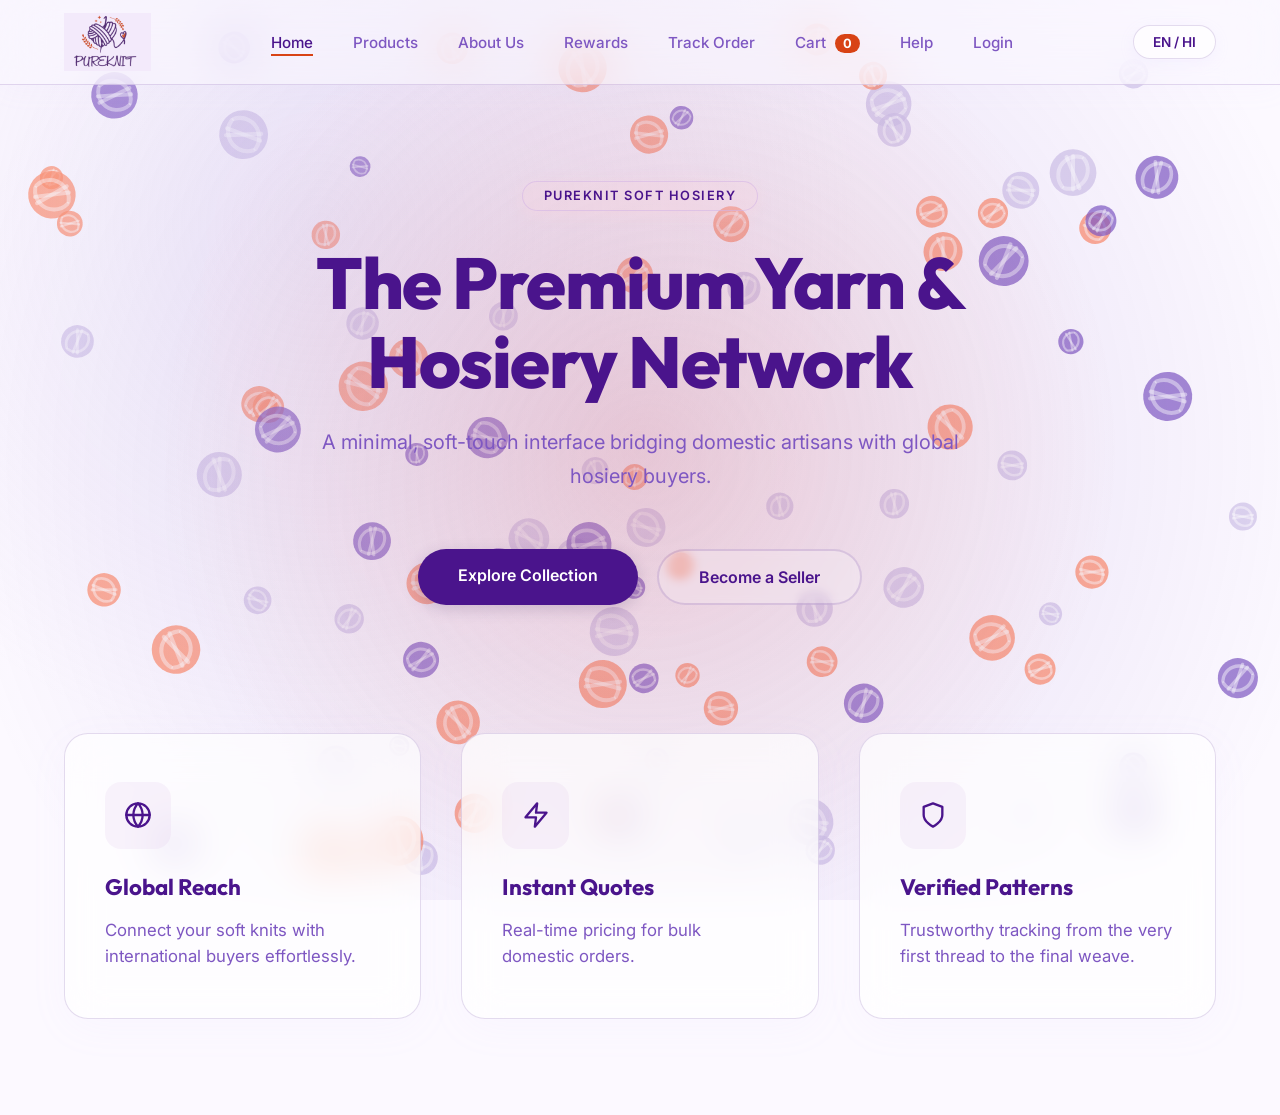
<file: index.html>
<!DOCTYPE html>
<html lang="en">

<head>
    <meta charset="UTF-8">
    <meta name="viewport" content="width=device-width, initial-scale=1.0">
    <title>PureKnit - Soft Hosiery Marketplace</title>
    <link rel="preconnect" href="https://fonts.googleapis.com">
    <link rel="preconnect" href="https://fonts.gstatic.com" crossorigin>
    <link href="https://fonts.googleapis.com/css2?family=Inter:wght@400;500;600&family=Outfit:wght@600;800&display=swap"
        rel="stylesheet">
    <link rel="stylesheet" href="style.css">
</head>

<body>
    <!-- The interactive dual-glow minimal background -->
    <div id="glow"></div>
    <canvas id="bg-canvas"></canvas>

    <nav class="navbar">
        <!-- Logo acts as a home button, references the user's uploaded logo -->
        <a href="index.html" class="logo">
            <img src="assets/logonew.png" alt="PureKnit Logo" title="PureKnit | Soft Hosiery Marketplace">
        </a>
        <ul class="nav-links">
            <li><a href="#" data-lang="nav_home" class="active">Home</a></li>
            <li><a href="products.html" data-lang="nav_products">Products</a></li>
            <li><a href="about.html" data-lang="nav_about">About Us</a></li>
            <li><a href="rewards.html" data-lang="nav_rewards">Rewards</a></li>
            <li><a href="tracking.html" data-lang="nav_tracking">Track Order</a></li>
            <li><a href="cart.html"><span data-lang="nav_cart">Cart</span> <span class="cart-badge">0</span></a></li>
            <li><a href="help.html" data-lang="nav_help">Help</a></li>
            <li><a href="login.html" data-lang="nav_login">Login</a></li>
        </ul>
        <button id="langToggleBtn" class="lang-toggle">EN / HI</button>
    </nav>

    <main class="hero">
        <div class="hero-content">
            <div class="badge" data-lang="badge_new">PureKnit Soft Hosiery</div>
            <h1 data-lang="hero_title">The Premium Yarn & Hosiery Network</h1>
            <p data-lang="hero_subtitle">A minimal, soft-touch interface bridging domestic artisans with global hosiery
                buyers.</p>
            <div class="actions">
                <a href="products.html" class="btn btn-primary" data-lang="btn_explore">Explore Collection</a>
                <a href="seller.html" class="btn btn-outline" data-lang="btn_seller">Become a Seller</a>
            </div>
        </div>
    </main>

    <section class="features">
        <div class="grid">
            <div class="feature-card">
                <div class="icon">
                    <svg width="28" height="28" viewBox="0 0 24 24" fill="none" stroke="currentColor" stroke-width="2"
                        stroke-linecap="round" stroke-linejoin="round">
                        <circle cx="12" cy="12" r="10"></circle>
                        <line x1="2" y1="12" x2="22" y2="12"></line>
                        <path
                            d="M12 2a15.3 15.3 0 0 1 4 10 15.3 15.3 0 0 1-4 10 15.3 15.3 0 0 1-4-10 15.3 15.3 0 0 1 4-10z">
                        </path>
                    </svg>
                </div>
                <h3 data-lang="feat_1_title">Global Reach</h3>
                <p data-lang="feat_1_desc">Connect your soft knits with international buyers effortlessly.</p>
            </div>
            <div class="feature-card">
                <div class="icon">
                    <svg width="28" height="28" viewBox="0 0 24 24" fill="none" stroke="currentColor" stroke-width="2"
                        stroke-linecap="round" stroke-linejoin="round">
                        <polygon points="13 2 3 14 12 14 11 22 21 10 12 10 13 2"></polygon>
                    </svg>
                </div>
                <h3 data-lang="feat_2_title">Instant Quotes</h3>
                <p data-lang="feat_2_desc">Real-time pricing for bulk domestic orders.</p>
            </div>
            <div class="feature-card">
                <div class="icon">
                    <svg width="28" height="28" viewBox="0 0 24 24" fill="none" stroke="currentColor" stroke-width="2"
                        stroke-linecap="round" stroke-linejoin="round">
                        <path d="M12 22s8-4 8-10V5l-8-3-8 3v7c0 6 8 10 8 10z"></path>
                    </svg>
                </div>
                <h3 data-lang="feat_3_title">Verified Patterns</h3>
                <p data-lang="feat_3_desc">Trustworthy tracking from the very first thread to the final weave.</p>
            </div>
        </div>
    </section>

    <script src="script.js"></script>
</body>

</html>
</file>
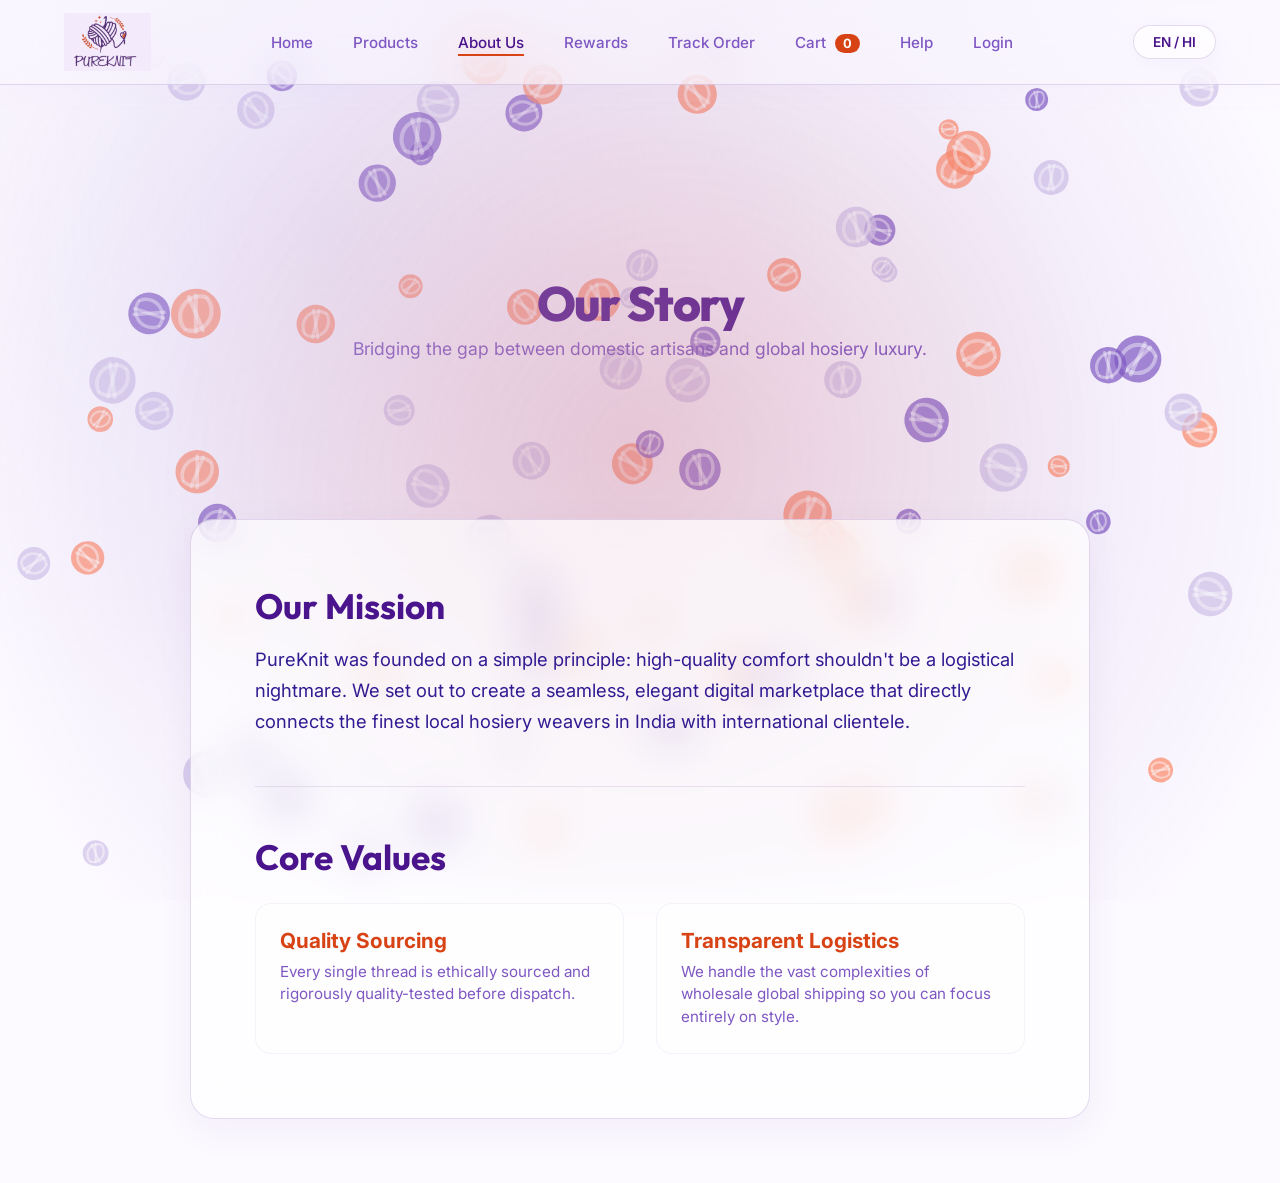
<file: about.html>
<!DOCTYPE html>
<html lang="en">
<head>
    <meta charset="UTF-8">
    <meta name="viewport" content="width=device-width, initial-scale=1.0">
    <title>PureKnit - About Us</title>
    <link rel="preconnect" href="https://fonts.googleapis.com">
    <link rel="preconnect" href="https://fonts.gstatic.com" crossorigin>
    <link href="https://fonts.googleapis.com/css2?family=Inter:wght@400;500;600&family=Outfit:wght@600;800&display=swap" rel="stylesheet">
    <link rel="stylesheet" href="style.css">
</head>
<body>
    <div id="glow"></div>
    <canvas id="bg-canvas"></canvas>

    <nav class="navbar">
        <a href="index.html" class="logo">
            <img src="assets/logonew.png" alt="PureKnit Logo" title="PureKnit | Soft Hosiery Marketplace">
        </a>
        <ul class="nav-links">
            <li><a href="index.html" data-lang="nav_home">Home</a></li>
            <li><a href="products.html" data-lang="nav_products">Products</a></li>
            <li><a href="about.html" data-lang="nav_about" class="active">About Us</a></li>
            <li><a href="rewards.html" data-lang="nav_rewards">Rewards</a></li>
            <li><a href="tracking.html" data-lang="nav_tracking">Track Order</a></li>
            <li><a href="cart.html"><span data-lang="nav_cart">Cart</span> <span class="cart-badge">0</span></a></li>
            <li><a href="help.html" data-lang="nav_help">Help</a></li>
            <li><a href="login.html" data-lang="nav_login">Login</a></li>
        </ul>
        <button id="langToggleBtn" class="lang-toggle">EN / HI</button>
    </nav>

    <header class="page-header" style="margin-top: 4rem;">
        <h1 class="page-title" data-lang="about_title">Our Story</h1>
        <p style="color: var(--text-muted); font-size: 1.1rem; max-width: 600px; margin: 0 auto;" data-lang="about_subtitle">Bridging the gap between domestic artisans and global hosiery luxury.</p>
    </header>

    <main class="container support-layout" style="max-width: 900px; margin: 4rem auto; position:relative; z-index:5;">
        <div class="glass-card" style="padding: 4rem; display: flex; flex-direction: column; gap: 3rem;">
            
            <section class="about-section">
                <h2 style="font-family:'Outfit'; font-size:2.2rem; color:var(--text-heading); margin-bottom:1rem;" data-lang="about_mission_title">Our Mission</h2>
                <p style="color:var(--text-main); font-size:1.15rem; line-height:1.7;" data-lang="about_mission_text">
                    PureKnit was founded on a simple principle: high-quality comfort shouldn't be a logistical nightmare. 
                    We set out to create a seamless, elegant digital marketplace that directly connects the finest local hosiery weavers in India with international clientele.
                </p>
            </section>

            <div style="height:1px; background:rgba(74,20,140,0.1); width:100%;"></div>

            <section class="about-section">
                <h2 style="font-family:'Outfit'; font-size:2.2rem; color:var(--text-heading); margin-bottom:1rem;" data-lang="about_values_title">Core Values</h2>
                <div style="display: grid; grid-template-columns: repeat(auto-fit, minmax(250px, 1fr)); gap: 2rem; margin-top: 1.5rem;">
                    
                    <div style="background: rgba(255,255,255,0.4); padding: 1.5rem; border-radius: 16px; border: 1px solid rgba(74,20,140,0.05);">
                        <h3 style="color:var(--accent); font-size:1.3rem; margin-bottom:0.5rem;" data-lang="about_val1_title">Quality Sourcing</h3>
                        <p style="color:var(--text-muted); font-size:0.95rem; line-height:1.5;" data-lang="about_val1_text">Every single thread is ethically sourced and rigorously quality-tested before dispatch.</p>
                    </div>
                    
                    <div style="background: rgba(255,255,255,0.4); padding: 1.5rem; border-radius: 16px; border: 1px solid rgba(74,20,140,0.05);">
                        <h3 style="color:var(--accent); font-size:1.3rem; margin-bottom:0.5rem;" data-lang="about_val2_title">Transparent Logistics</h3>
                        <p style="color:var(--text-muted); font-size:0.95rem; line-height:1.5;" data-lang="about_val2_text">We handle the vast complexities of wholesale global shipping so you can focus entirely on style.</p>
                    </div>

                </div>
            </section>

        </div>
    </main>

    <script src="script.js"></script>
</body>
</html>
</file>
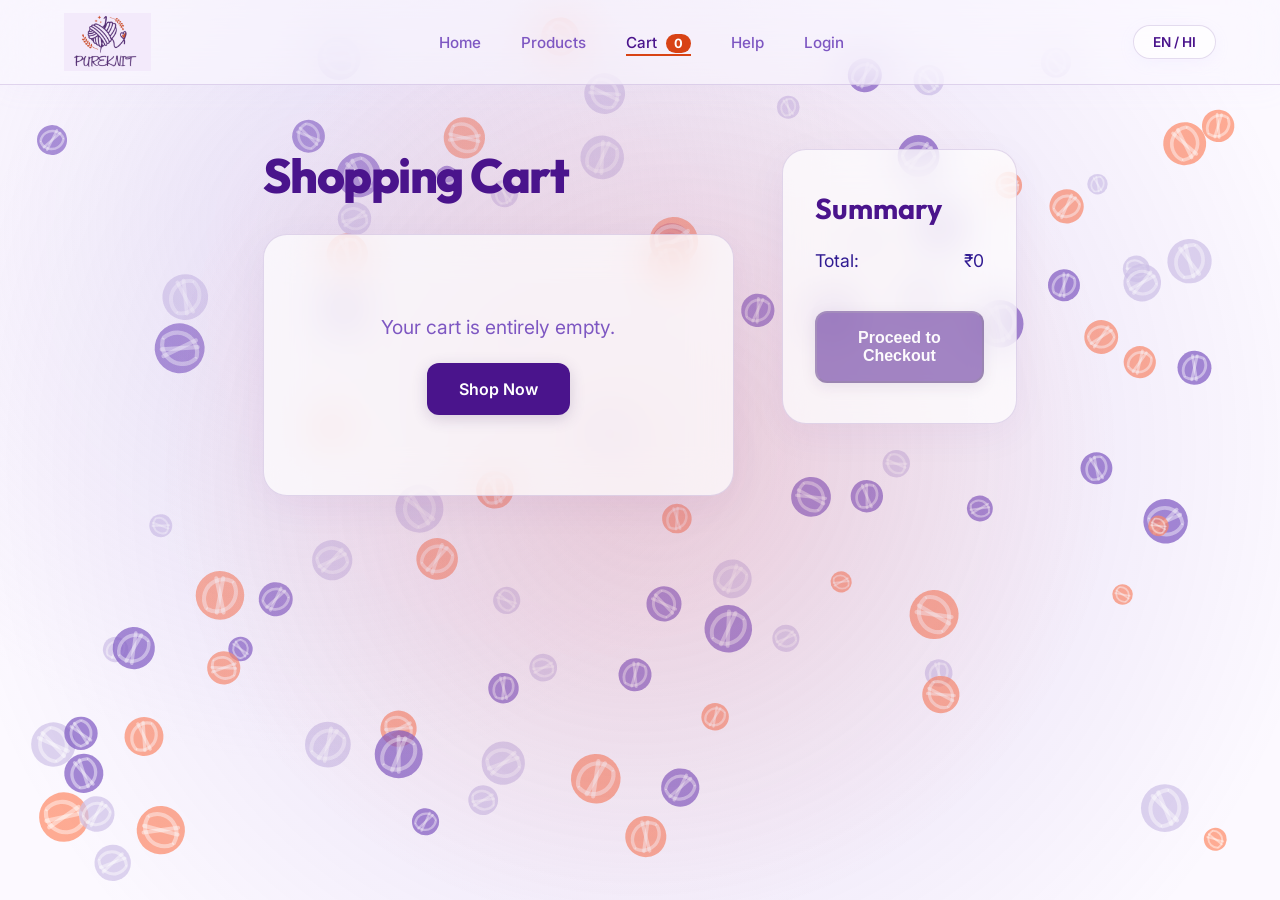
<file: cart.html>
<!DOCTYPE html>
<html lang="en">
<head>
    <meta charset="UTF-8">
    <meta name="viewport" content="width=device-width, initial-scale=1.0">
    <title>PureKnit - Your Cart</title>
    <link rel="preconnect" href="https://fonts.googleapis.com">
    <link rel="preconnect" href="https://fonts.gstatic.com" crossorigin>
    <link href="https://fonts.googleapis.com/css2?family=Inter:wght@400;500;600&family=Outfit:wght@600;800&display=swap" rel="stylesheet">
    <link rel="stylesheet" href="style.css">
</head>
<body>
    <div id="glow"></div>
    <canvas id="bg-canvas"></canvas>

    <nav class="navbar">
        <a href="index.html" class="logo">
            <img src="logonew.png" alt="PureKnit Logo" title="PureKnit | Soft Hosiery Marketplace">
        </a>
        <ul class="nav-links">
            <li><a href="index.html" data-lang="nav_home">Home</a></li>
            <li><a href="products.html" data-lang="nav_products">Products</a></li>
            <li><a href="cart.html" class="active"><span data-lang="nav_cart">Cart</span> <span class="cart-badge">0</span></a></li>
            <li><a href="help.html" data-lang="nav_help">Help</a></li>
            <li><a href="login.html" data-lang="nav_login">Login</a></li>
        </ul>
        <button id="langToggleBtn" class="lang-toggle">EN / HI</button>
    </nav>

    <main class="container cart-layout">
        <div class="cart-main">
            <h1 class="page-title" style="text-align:left; margin-bottom: 2rem;">Shopping Cart</h1>
            <div id="cart-items-container" class="cart-items-list">
                <!-- Javascript will powerfully assemble detailed cart objects here -->
            </div>
        </div>
        <div class="cart-sidebar">
            <div id="cart-summary-totals" class="summary-box">
                <!-- Shopping totals populated via real-time logic -->
            </div>
        </div>
    </main>

    <script src="script.js"></script>
</body>
</html>
</file>
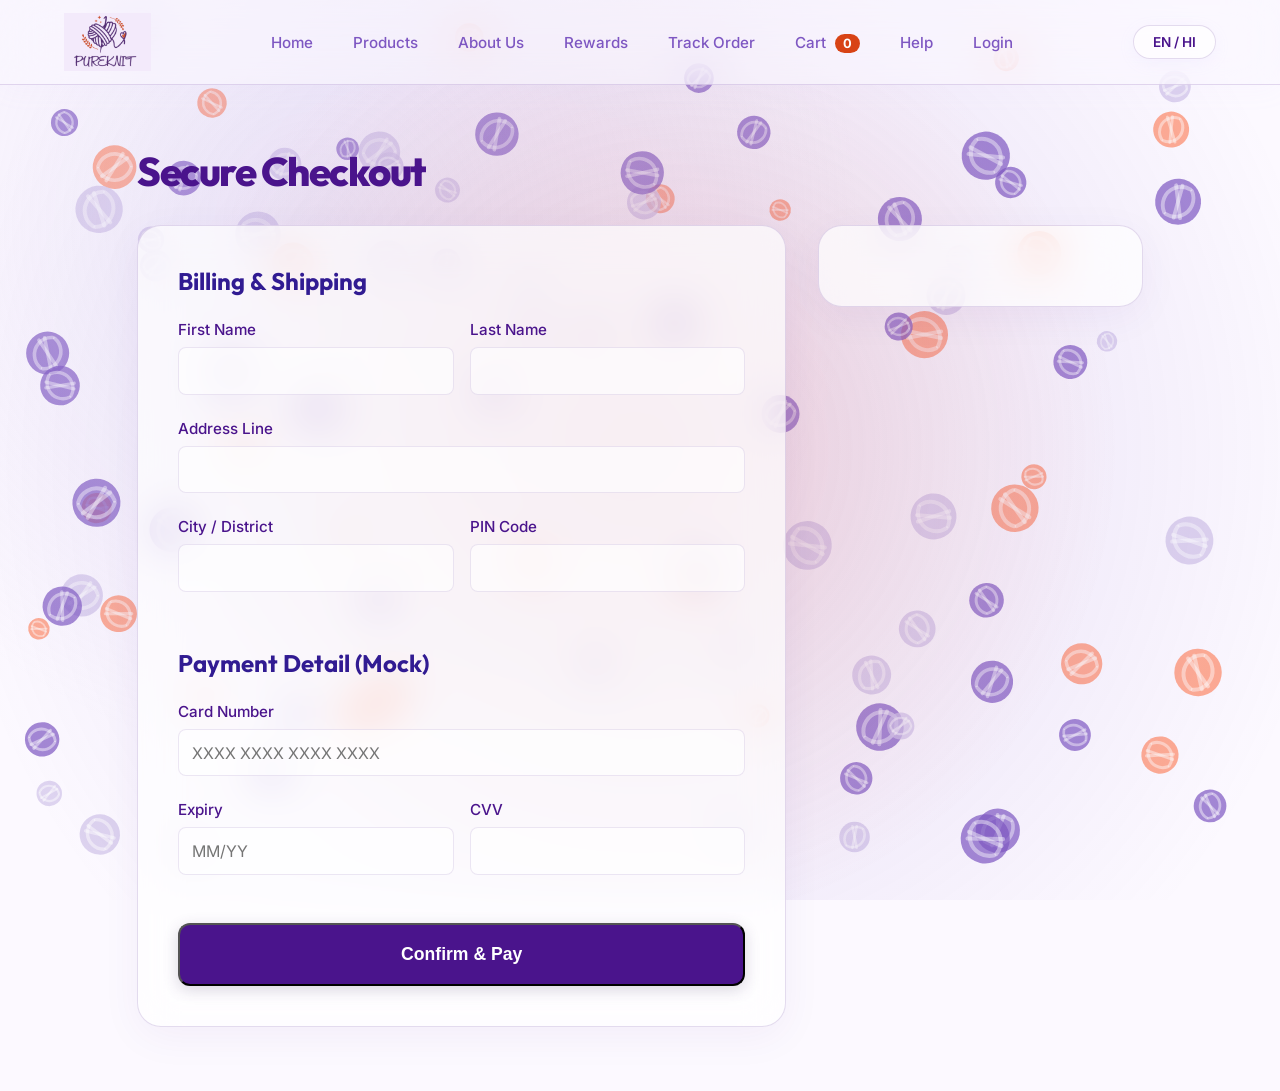
<file: checkout.html>
<!DOCTYPE html>
<html lang="en">
<head>
    <meta charset="UTF-8">
    <meta name="viewport" content="width=device-width, initial-scale=1.0">
    <title>PureKnit - Checkout</title>
    <link rel="preconnect" href="https://fonts.googleapis.com">
    <link rel="preconnect" href="https://fonts.gstatic.com" crossorigin>
    <link href="https://fonts.googleapis.com/css2?family=Inter:wght@400;500;600&family=Outfit:wght@600;800&display=swap" rel="stylesheet">
    <link rel="stylesheet" href="style.css">
    <style>
        .checkout-grid {
            display: grid;
            grid-template-columns: 2fr 1fr;
            gap: 2rem;
            margin-top: 2rem;
        }
        .form-group {
            margin-bottom: 1.5rem;
        }
        .form-group label {
            display: block;
            margin-bottom: 0.5rem;
            color: var(--text-heading);
            font-weight: 500;
        }
        .form-group input, .form-group select {
            width: 100%;
            padding: 0.8rem;
            border-radius: 8px;
            border: 1px solid rgba(74,20,140,0.1);
            background: rgba(255,255,255,0.6);
            font-family: 'Inter', sans-serif;
            color: var(--text-main);
            outline: none;
            transition: border-color 0.2s;
        }
        .form-group input:focus {
            border-color: var(--accent);
        }
        .success-modal {
            display: none;
            position: fixed;
            top: 50%; left: 50%;
            transform: translate(-50%, -50%);
            background: white;
            padding: 3rem;
            border-radius: 20px;
            box-shadow: 0 10px 40px rgba(74,20,140,0.2);
            z-index: 1000;
            text-align: center;
        }
        .modal-overlay {
            display: none;
            position: fixed;
            top: 0; left: 0; right: 0; bottom: 0;
            background: rgba(0,0,0,0.4);
            backdrop-filter: blur(4px);
            z-index: 999;
        }
        @media (max-width: 768px) {
            .checkout-grid {
                grid-template-columns: 1fr;
            }
        }
    </style>
</head>
<body>
    <div id="glow"></div>
    <canvas id="bg-canvas"></canvas>

    <nav class="navbar">
        <a href="index.html" class="logo">
            <img src="assets/logonew.png" alt="PureKnit Logo" title="PureKnit | Soft Hosiery Marketplace">
        </a>
        <ul class="nav-links">
            <li><a href="index.html" data-lang="nav_home">Home</a></li>
            <li><a href="products.html" data-lang="nav_products">Products</a></li>
            <li><a href="about.html" data-lang="nav_about">About Us</a></li>
            <li><a href="rewards.html" data-lang="nav_rewards">Rewards</a></li>
            <li><a href="tracking.html" data-lang="nav_tracking">Track Order</a></li>
            <li><a href="cart.html"><span data-lang="nav_cart">Cart</span> <span class="cart-badge">0</span></a></li>
            <li><a href="help.html" data-lang="nav_help">Help</a></li>
            <li><a href="login.html" data-lang="nav_login">Login</a></li>
        </ul>
        <button id="langToggleBtn" class="lang-toggle">EN / HI</button>
    </nav>

    <main class="container support-layout" style="max-width: 1100px; margin: 4rem auto; position:relative; z-index:5;">
        <h1 style="font-family:'Outfit'; font-size:2.5rem; color:var(--text-heading); margin-bottom:1rem;" data-lang="checkout_title">Secure Checkout</h1>
        
        <div class="checkout-grid">
            <div class="glass-card" style="padding: 2.5rem;">
                <h2 style="font-family:'Outfit'; margin-bottom: 1.5rem;" data-lang="checkout_billing">Billing & Shipping</h2>
                <form id="checkout-form" onsubmit="handlePaymentSubmit(event)">
                    <div style="display:grid; grid-template-columns: 1fr 1fr; gap: 1rem;">
                        <div class="form-group">
                            <label data-lang="checkout_fname">First Name</label>
                            <input type="text" required>
                        </div>
                        <div class="form-group">
                            <label data-lang="checkout_lname">Last Name</label>
                            <input type="text" required>
                        </div>
                    </div>
                    <div class="form-group">
                        <label data-lang="checkout_address">Address Line</label>
                        <input type="text" required>
                    </div>
                    <div style="display:grid; grid-template-columns: 1fr 1fr; gap: 1rem;">
                        <div class="form-group">
                            <label data-lang="checkout_city">City / District</label>
                            <input type="text" required>
                        </div>
                        <div class="form-group">
                            <label data-lang="checkout_pin">PIN Code</label>
                            <input type="text" pattern="[0-9]{5,6}" title="Valid Postal/PIN code" required>
                        </div>
                    </div>

                    <h2 style="font-family:'Outfit'; margin-top: 2rem; margin-bottom: 1.5rem;" data-lang="checkout_payment">Payment Detail (Mock)</h2>
                    <div class="form-group">
                        <label data-lang="checkout_card">Card Number</label>
                        <input type="text" placeholder="XXXX XXXX XXXX XXXX" pattern="[0-9\s]+" required>
                    </div>
                    <div style="display:grid; grid-template-columns: 1fr 1fr; gap: 1rem;">
                        <div class="form-group">
                            <label data-lang="checkout_expiry">Expiry</label>
                            <input type="text" placeholder="MM/YY" required>
                        </div>
                        <div class="form-group">
                            <label>CVV</label>
                            <input type="password" maxlength="4" required>
                        </div>
                    </div>

                    <button type="submit" class="btn btn-primary" style="width: 100%; padding: 1.2rem; margin-top: 1.5rem; font-size: 1.1rem; border-radius: 12px; cursor:pointer;" data-lang="checkout_paybtn">Confirm & Pay</button>
                </form>
            </div>

            <div class="glass-card" style="padding: 2.5rem; height: fit-content;" id="checkout-summary-box">
                <!-- script.js will perfectly renderCheckoutSummary() dynamically here -->
            </div>
        </div>
    </main>

    <div class="modal-overlay" id="success-overlay"></div>
    <div class="success-modal" id="success-modal">
        <div style="font-size: 4rem; color: #4caf50; margin-bottom: 1rem;">&#10004;</div>
        <h2 style="font-family:'Outfit'; font-size: 2rem; color: var(--text-heading); margin-bottom: 1rem;" data-lang="checkout_success">Order Confirmed!</h2>
        <p style="color: var(--text-main); line-height: 1.6; margin-bottom: 2rem;" data-lang="checkout_success_desc">Your premium hosiery is being prepared for dispatch. A tracking link has been emailed to you.</p>
        <button onclick="window.location.href='index.html'" class="btn btn-primary" style="padding: 1rem 2rem; border-radius: 12px;" data-lang="checkout_return">Return Home</button>
    </div>

    <script src="script.js"></script>
</body>
</html>
</file>
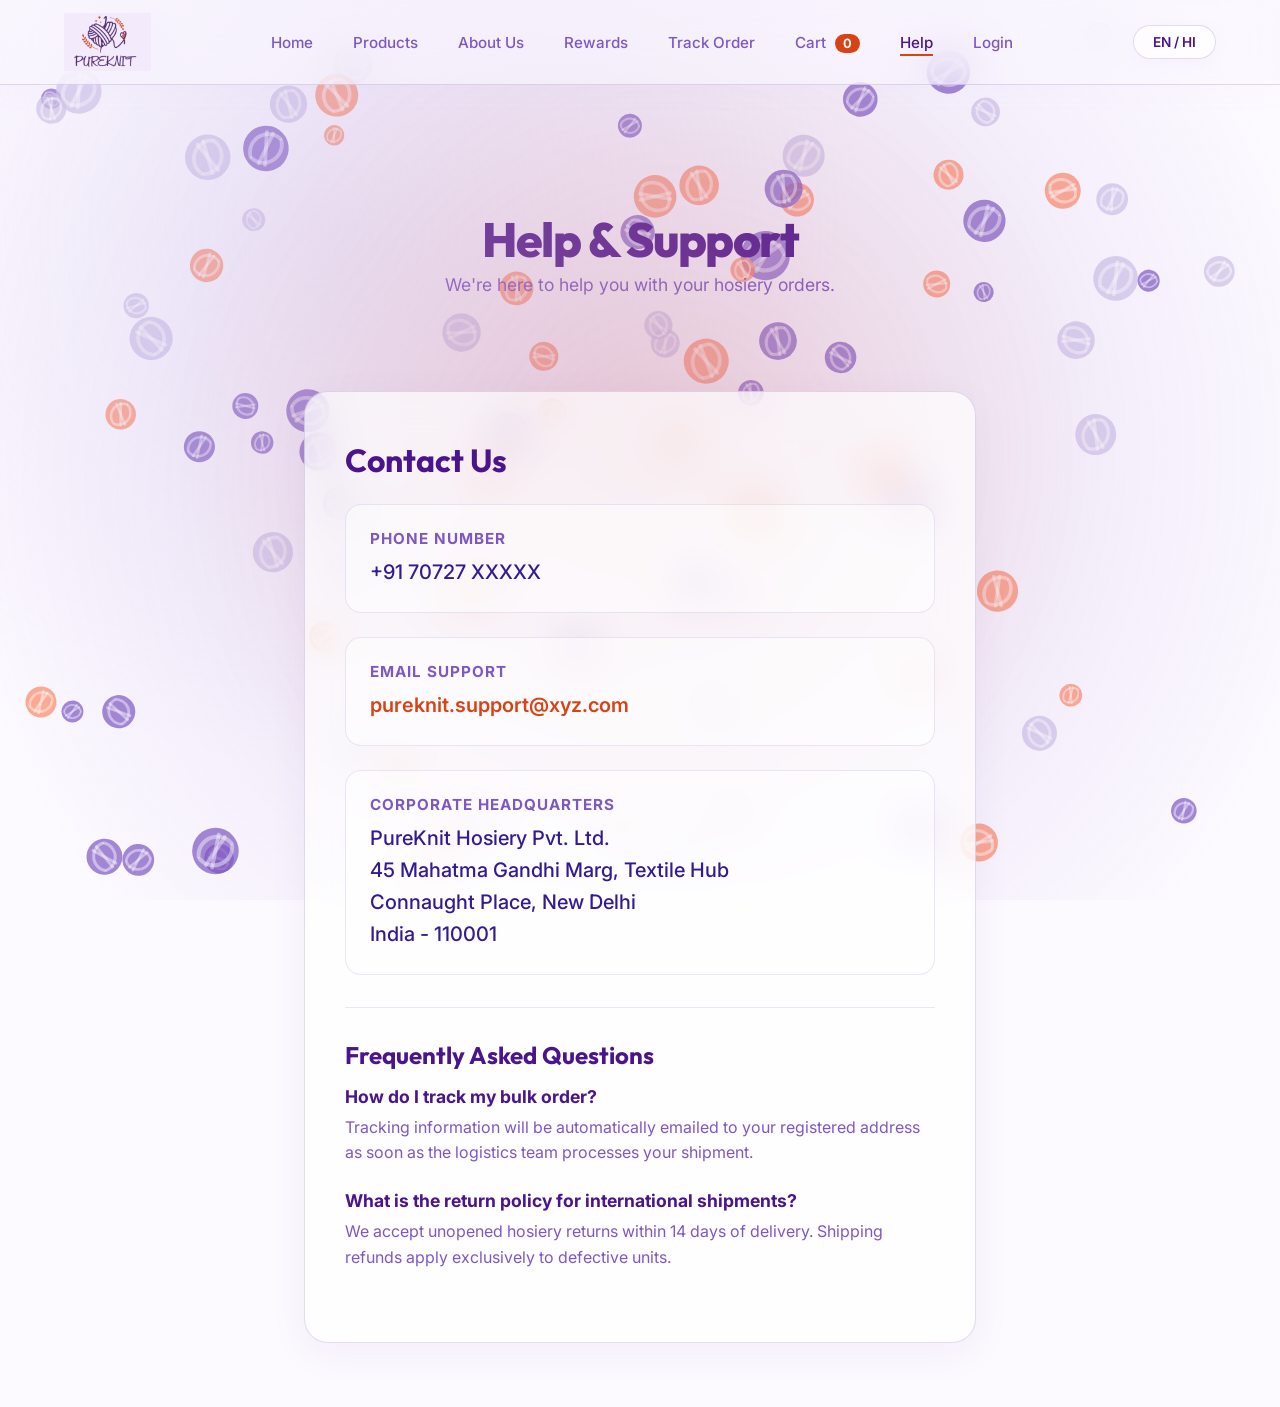
<file: help.html>
<!DOCTYPE html>
<html lang="en">
<head>
    <meta charset="UTF-8">
    <meta name="viewport" content="width=device-width, initial-scale=1.0">
    <title>PureKnit - Help & Support</title>
    <link rel="preconnect" href="https://fonts.googleapis.com">
    <link rel="preconnect" href="https://fonts.gstatic.com" crossorigin>
    <link href="https://fonts.googleapis.com/css2?family=Inter:wght@400;500;600&family=Outfit:wght@600;800&display=swap" rel="stylesheet">
    <link rel="stylesheet" href="style.css">
</head>
<body>
    <div id="glow"></div>
    <canvas id="bg-canvas"></canvas>

    <nav class="navbar">
        <a href="index.html" class="logo">
            <img src="assets/logonew.png" alt="PureKnit Logo" title="PureKnit | Soft Hosiery Marketplace">
        </a>
        <ul class="nav-links">
            <li><a href="index.html" data-lang="nav_home">Home</a></li>
            <li><a href="products.html" data-lang="nav_products">Products</a></li>
            <li><a href="about.html" data-lang="nav_about">About Us</a></li>
            <li><a href="rewards.html" data-lang="nav_rewards">Rewards</a></li>
            <li><a href="tracking.html" data-lang="nav_tracking">Track Order</a></li>
            <li><a href="cart.html"><span data-lang="nav_cart">Cart</span> <span class="cart-badge">0</span></a></li>
            <li><a href="help.html" data-lang="nav_help" class="active">Help</a></li>
            <li><a href="login.html" data-lang="nav_login">Login</a></li>
        </ul>
        <button id="langToggleBtn" class="lang-toggle">EN / HI</button>
    </nav>

    <header class="page-header">
        <h1 class="page-title" data-lang="title_help">Help & Support</h1>
        <p style="color: var(--text-muted); font-size: 1.1rem;" data-lang="help_desc">We're here to help you with your hosiery orders.</p>
    </header>

    <main class="container support-layout" style="max-width: 800px; margin: 0 auto; padding: 0 5% 4rem; position:relative; z-index:5;">
        <div class="support-card glass-card">
            <h2 style="font-family:'Outfit'; font-size:2rem; color:var(--text-heading); margin-bottom:1.5rem;" data-lang="help_contact">Contact Us</h2>
            
            <div class="contact-method">
                <h4 data-lang="help_phone">Phone Number</h4>
                <p>+91 70727 XXXXX</p>
            </div>

            <div class="contact-method">
                <h4 data-lang="help_email">Email Support</h4>
                <p><a href="mailto:pureknit.support@xyz.com" style="color:var(--accent); text-decoration:none; font-weight:600;">pureknit.support@xyz.com</a></p>
            </div>

            <div class="contact-method">
                <h4 data-lang="help_hq">Corporate Headquarters</h4>
                <p>
                    PureKnit Hosiery Pvt. Ltd.<br>
                    45 Mahatma Gandhi Marg, Textile Hub<br>
                    Connaught Place, New Delhi<br>
                    India - 110001
                </p>
            </div>
            
            <hr style="border:none; border-top:1px solid rgba(74,20,140,0.1); margin: 2rem 0;">
            
            <h3 style="font-family:'Outfit'; font-size:1.5rem; color:var(--text-heading); margin-bottom:1rem;" data-lang="help_faq">Frequently Asked Questions</h3>
            <div class="faq-item">
                <h5>How do I track my bulk order?</h5>
                <p>Tracking information will be automatically emailed to your registered address as soon as the logistics team processes your shipment.</p>
            </div>
            <div class="faq-item">
                <h5>What is the return policy for international shipments?</h5>
                <p>We accept unopened hosiery returns within 14 days of delivery. Shipping refunds apply exclusively to defective units.</p>
            </div>
        </div>
    </main>

    <script src="script.js"></script>
</body>
</html>
</file>
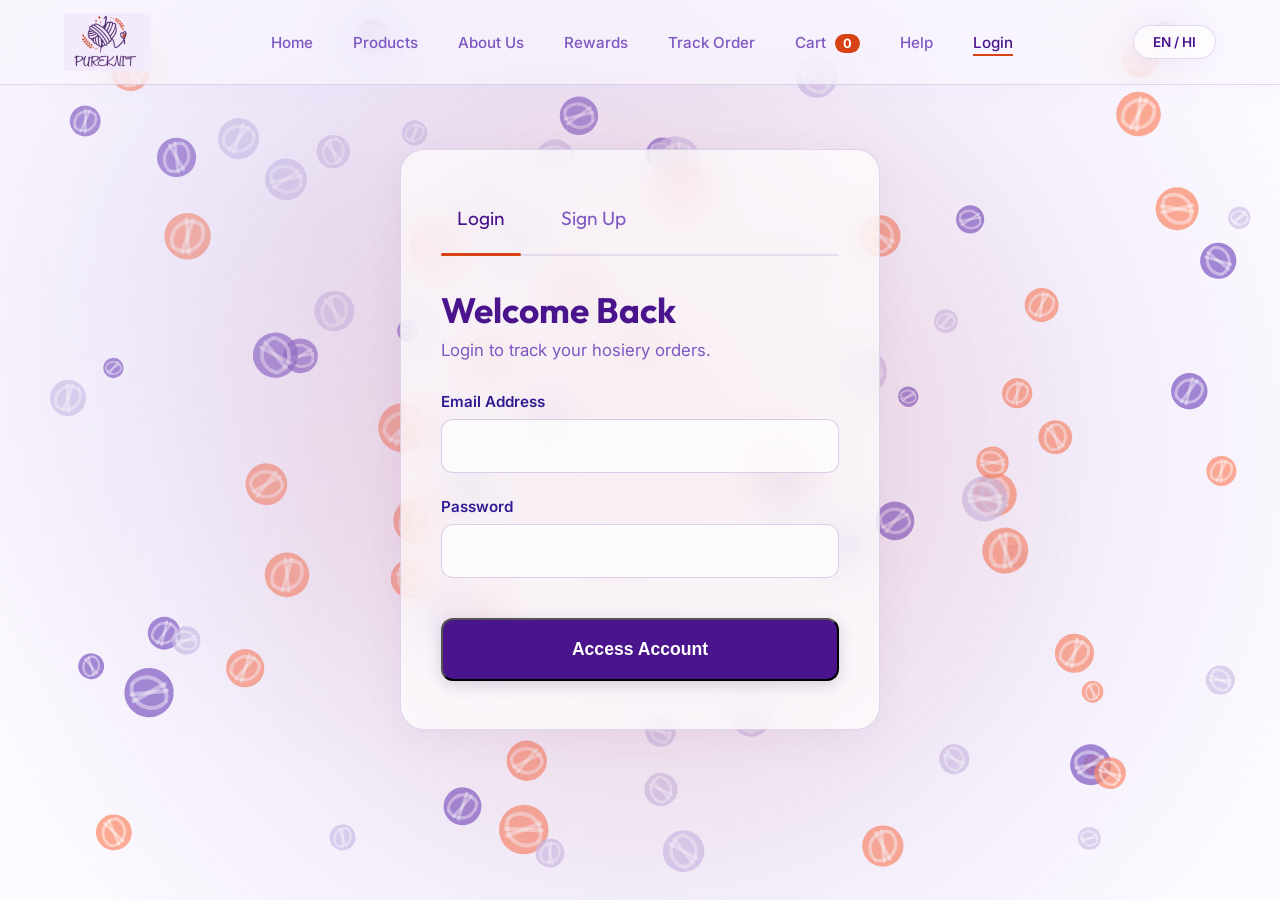
<file: login.html>
<!DOCTYPE html>
<html lang="en">
<head>
    <meta charset="UTF-8">
    <meta name="viewport" content="width=device-width, initial-scale=1.0">
    <title>PureKnit - Account Access</title>
    <link rel="preconnect" href="https://fonts.googleapis.com">
    <link rel="preconnect" href="https://fonts.gstatic.com" crossorigin>
    <link href="https://fonts.googleapis.com/css2?family=Inter:wght@400;500;600&family=Outfit:wght@600;800&display=swap" rel="stylesheet">
    <link rel="stylesheet" href="style.css">
</head>
<body>
    <div id="glow"></div>
    <canvas id="bg-canvas"></canvas>

    <nav class="navbar">
        <a href="index.html" class="logo">
            <img src="assets/logonew.png" alt="PureKnit Logo" title="PureKnit | Soft Hosiery Marketplace">
        </a>
        <ul class="nav-links">
            <li><a href="index.html" data-lang="nav_home">Home</a></li>
            <li><a href="products.html" data-lang="nav_products">Products</a></li>
            <li><a href="about.html" data-lang="nav_about">About Us</a></li>
            <li><a href="rewards.html" data-lang="nav_rewards">Rewards</a></li>
            <li><a href="tracking.html" data-lang="nav_tracking">Track Order</a></li>
            <li><a href="cart.html"><span data-lang="nav_cart">Cart</span> <span class="cart-badge">0</span></a></li>
            <li><a href="help.html" data-lang="nav_help">Help</a></li>
            <li><a href="login.html" data-lang="nav_login" class="active">Login</a></li>
        </ul>
        <button id="langToggleBtn" class="lang-toggle">EN / HI</button>
    </nav>

    <main class="container auth-layout">
        <div class="auth-container">
            <div class="auth-tabs">
                <button id="tab-login" class="auth-tab active" onclick="switchAuthTab('login')" data-lang="tab_login">Login</button>
                <button id="tab-signup" class="auth-tab" onclick="switchAuthTab('signup')" data-lang="tab_signup">Sign Up</button>
            </div>
            
            <div id="login-form" class="auth-form active">
                <h2 data-lang="auth_welcome">Welcome Back</h2>
                <p>Login to track your hosiery orders.</p>
                <form onsubmit="handleLogin(event)">
                    <div class="form-group">
                        <label>Email Address</label>
                        <input type="email" id="login-email" required>
                    </div>
                    <div class="form-group">
                        <label>Password</label>
                        <input type="password" id="login-password" required>
                    </div>
                    <div id="login-error" class="error-msg"></div>
                    <button type="submit" class="btn btn-primary" style="width:100%; border-radius:12px; padding:1.2rem; font-size:1.1rem; margin-top:1rem;">Access Account</button>
                </form>
            </div>

            <div id="signup-form" class="auth-form">
                <h2 data-lang="auth_join">Create Account</h2>
                <p>Join PureKnit for exclusive marketplace access.</p>
                <form onsubmit="handleSignup(event)">
                    <div class="form-group">
                        <label>Full Name</label>
                        <input type="text" id="signup-name" required>
                    </div>
                    <div class="form-group">
                        <label>Email Address</label>
                        <input type="email" id="signup-email" required>
                    </div>
                    <div class="form-group">
                        <label>Password</label>
                        <input type="password" id="signup-password" minlength="6" required>
                    </div>
                    <div id="signup-error" class="error-msg"></div>
                    <div id="signup-success" class="success-msg"></div>
                    <button type="submit" class="btn btn-primary" style="width:100%; border-radius:12px; padding:1.2rem; font-size:1.1rem; margin-top:1rem;">Create Account</button>
                </form>
            </div>
            
            <!-- Logged in state -->
            <div id="profile-view" class="auth-form">
                <h2>Your Profile</h2>
                <p style="margin-bottom:0.5rem; font-size:1.1rem;">Welcome back, <strong id="profile-name" style="color:var(--text-heading);"></strong>!</p>
                <p style="margin-bottom:3rem; color:var(--text-muted); font-size:0.95rem;">Registered Email: <span id="profile-email"></span></p>
                
                <div style="background:rgba(74,20,140,0.05); padding:1.5rem; border-radius:16px; margin-bottom:2rem; border:1px solid var(--border);">
                    <h4 style="margin-bottom:0.5rem; color:var(--text-heading);">Account Status</h4>
                    <p style="margin:0; font-size:0.9rem; color:var(--text-muted);">Active Marketplace Member</p>
                </div>

                <a href="products.html" class="btn btn-primary" style="display:block; text-align:center; width:100%; border-radius:12px; padding:1.2rem; font-size:1.1rem; margin-bottom:1rem;">Shop Collection</a>
                <button onclick="handleLogout()" class="btn btn-outline" style="width:100%; border-radius:12px; padding: 1.2rem; color:#d84315; font-weight:600;">Log Out Safely</button>
            </div>
        </div>
    </main>

    <script src="script.js"></script>
</body>
</html>
</file>
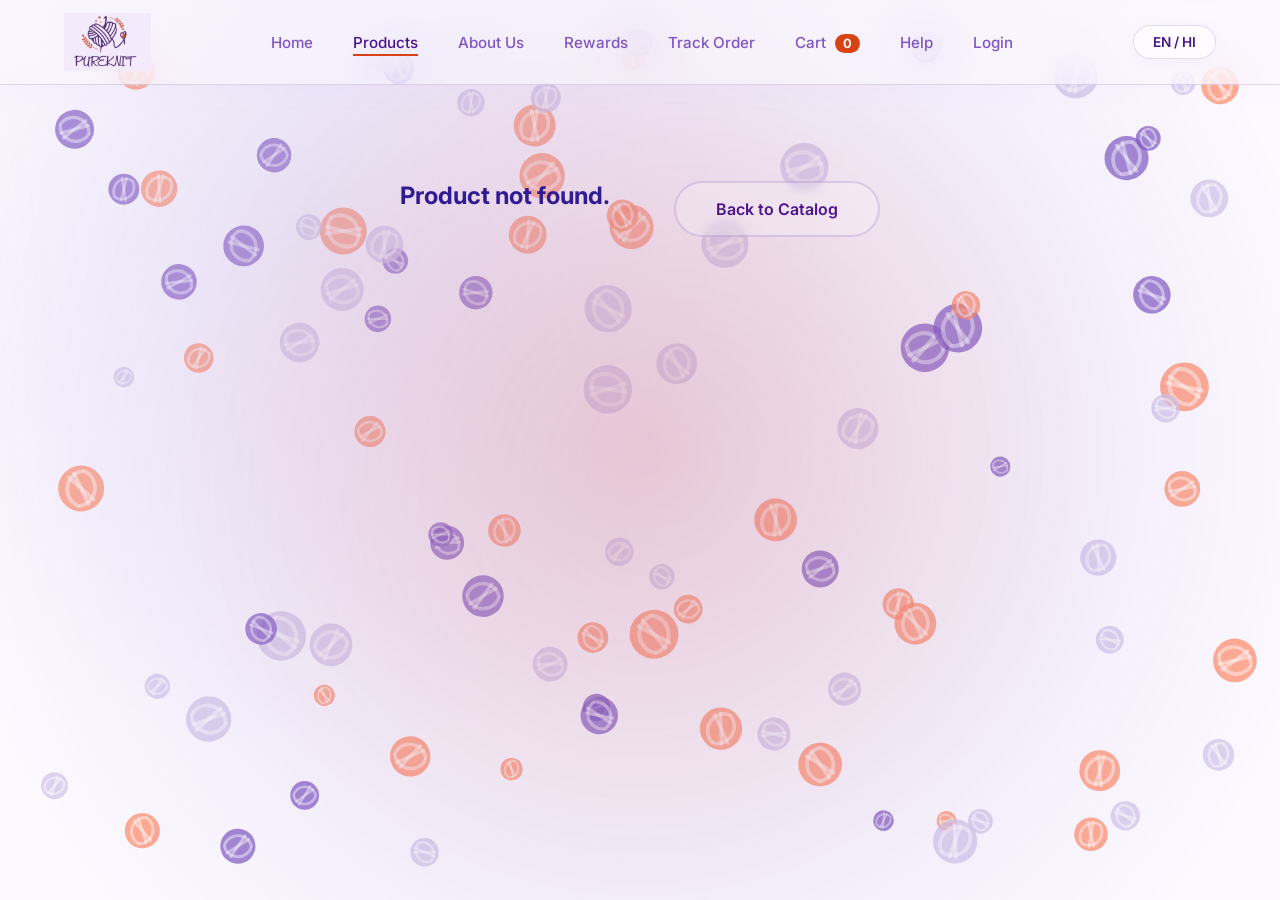
<file: product_details.html>
<!DOCTYPE html>
<html lang="en">
<head>
    <meta charset="UTF-8">
    <meta name="viewport" content="width=device-width, initial-scale=1.0">
    <title>PureKnit - Product Details</title>
    <link href="https://fonts.googleapis.com/css2?family=Inter:wght@400;500;600&family=Outfit:wght@600;800&display=swap" rel="stylesheet">
    <link rel="stylesheet" href="style.css">
</head>
<body>
    <div id="glow"></div>
    <canvas id="bg-canvas"></canvas>

    <nav class="navbar">
        <a href="index.html" class="logo">
            <img src="assets/logonew.png" alt="PureKnit Logo" title="PureKnit | Soft Hosiery Marketplace">
        </a>
        <ul class="nav-links">
            <li><a href="index.html" data-lang="nav_home">Home</a></li>
            <li><a href="products.html" data-lang="nav_products" class="active">Products</a></li>
            <li><a href="about.html" data-lang="nav_about">About Us</a></li>
            <li><a href="rewards.html" data-lang="nav_rewards">Rewards</a></li>
            <li><a href="tracking.html" data-lang="nav_tracking">Track Order</a></li>
            <li><a href="cart.html"><span data-lang="nav_cart">Cart</span> <span class="cart-badge">0</span></a></li>
            <li><a href="help.html" data-lang="nav_help">Help</a></li>
            <li><a href="login.html" data-lang="nav_login">Login</a></li>
        </ul>
        <button id="langToggleBtn" class="lang-toggle">EN / HI</button>
    </nav>

    <main id="single-product-details" class="container product-details-layout">
        <!-- Javascript will inject product details here dynamically via the URL '?id=' query parameter -->
    </main>

    <script src="script.js"></script>
</body>
</html>
</file>
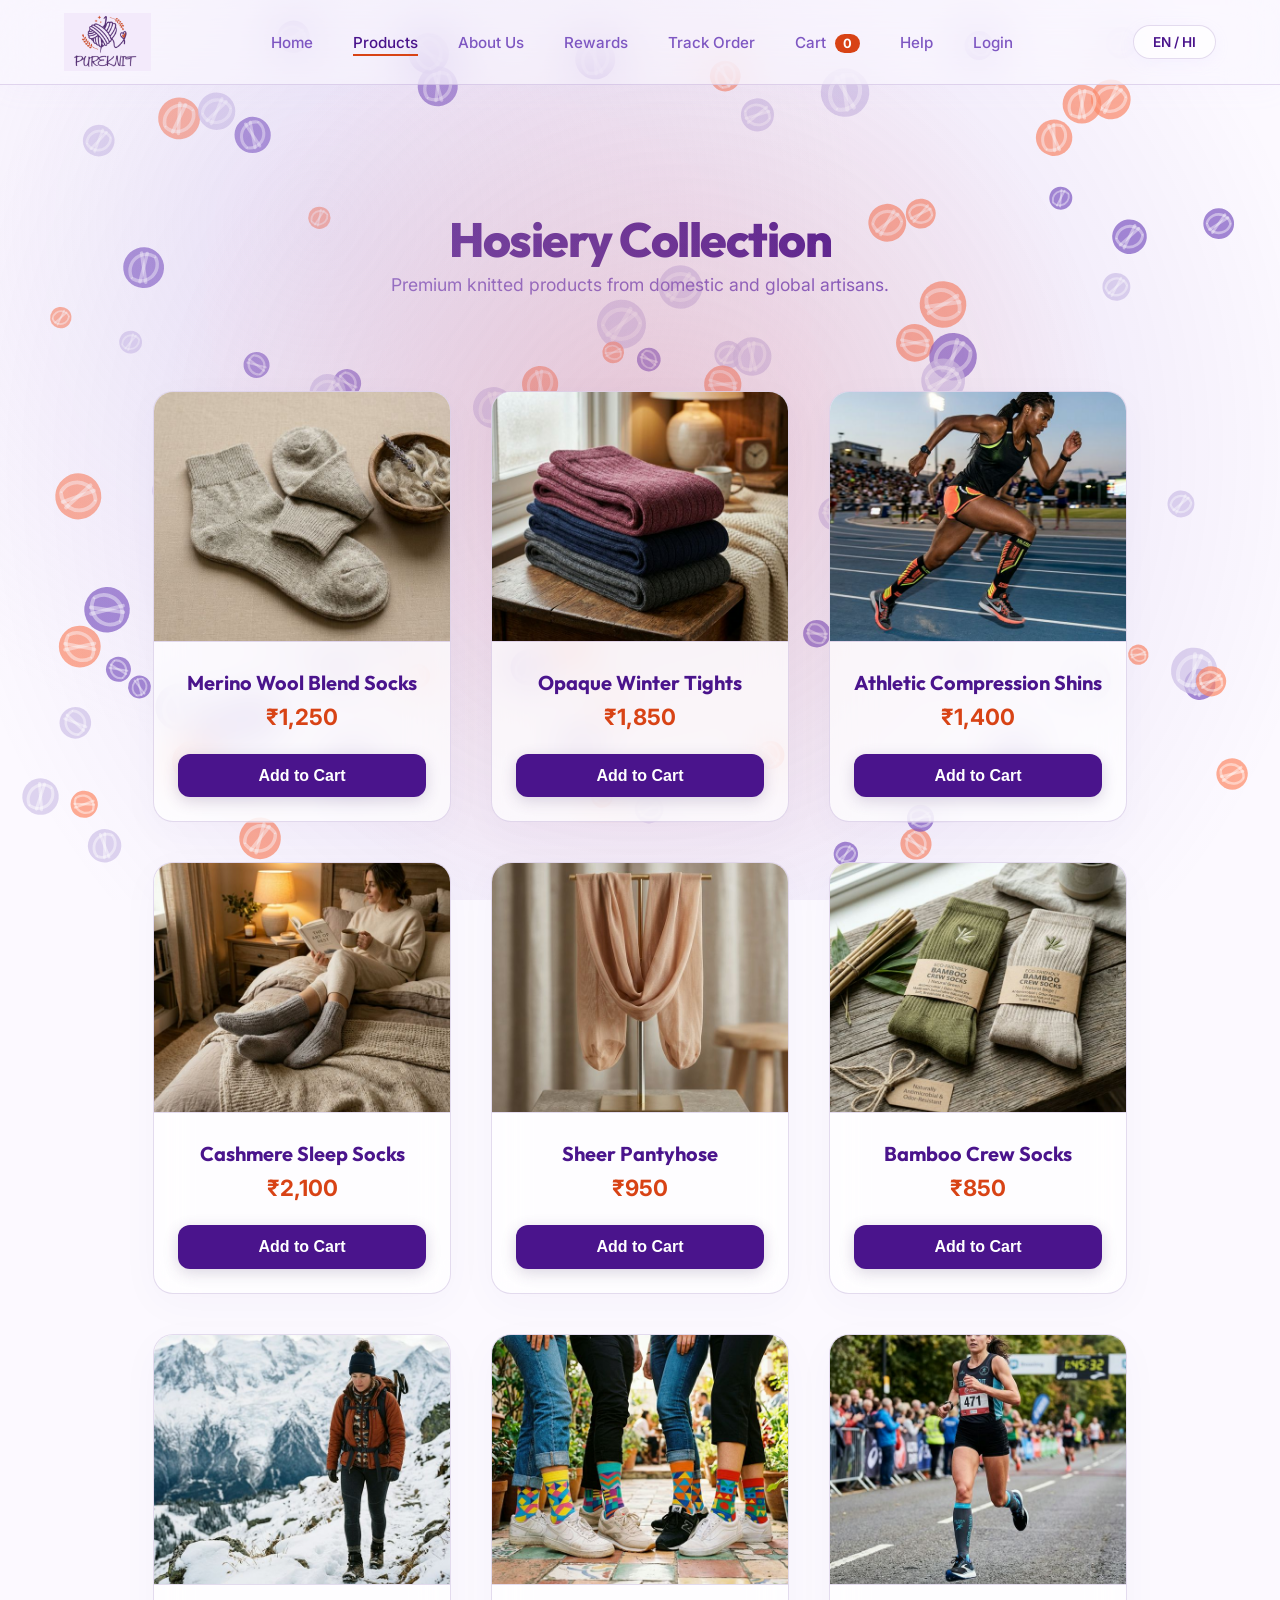
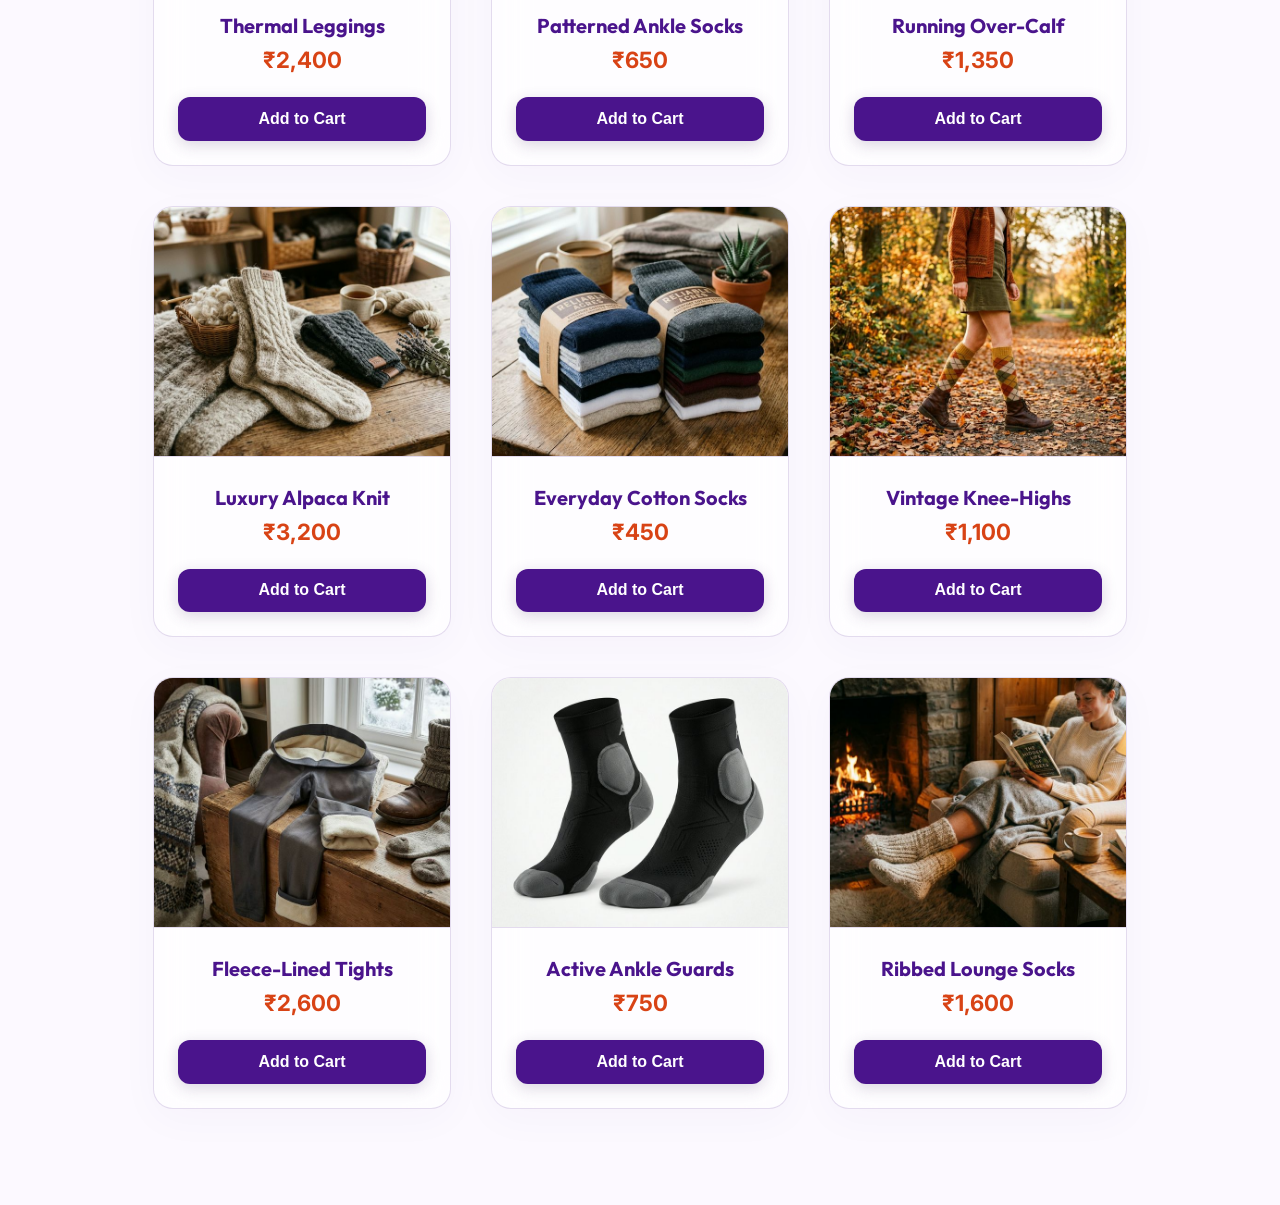
<file: products.html>
<!DOCTYPE html>
<html lang="en">
<head>
    <meta charset="UTF-8">
    <meta name="viewport" content="width=device-width, initial-scale=1.0">
    <title>PureKnit - Products</title>
    <link rel="preconnect" href="https://fonts.googleapis.com">
    <link rel="preconnect" href="https://fonts.gstatic.com" crossorigin>
    <link href="https://fonts.googleapis.com/css2?family=Inter:wght@400;500;600&family=Outfit:wght@600;800&display=swap" rel="stylesheet">
    <link rel="stylesheet" href="style.css">
</head>
<body>
    <div id="glow"></div>
    <canvas id="bg-canvas"></canvas>

    <nav class="navbar">
        <a href="index.html" class="logo">
            <img src="assets/logonew.png" alt="PureKnit Logo" title="PureKnit | Soft Hosiery Marketplace">
        </a>
        <ul class="nav-links">
            <li><a href="index.html" data-lang="nav_home">Home</a></li>
            <li><a href="products.html" data-lang="nav_products" class="active">Products</a></li>
            <li><a href="about.html" data-lang="nav_about">About Us</a></li>
            <li><a href="rewards.html" data-lang="nav_rewards">Rewards</a></li>
            <li><a href="tracking.html" data-lang="nav_tracking">Track Order</a></li>
            <li><a href="cart.html"><span data-lang="nav_cart">Cart</span> <span class="cart-badge">0</span></a></li>
            <li><a href="help.html" data-lang="nav_help">Help</a></li>
            <li><a href="login.html" data-lang="nav_login">Login</a></li>
        </ul>
        <button id="langToggleBtn" class="lang-toggle">EN / HI</button>
    </nav>

    <header class="page-header">
        <h1 class="page-title">Hosiery Collection</h1>
        <p style="color: var(--text-muted); font-size: 1.1rem;">Premium knitted products from domestic and global artisans.</p>
    </header>

    <section id="product-container" class="products-grid">
        <!-- Products injected by JS -->
    </section>

    <script src="script.js"></script>
    <script>
        // Product rendering explicitly moved to global script.js logic
    </script>
</body>
</html>
</file>
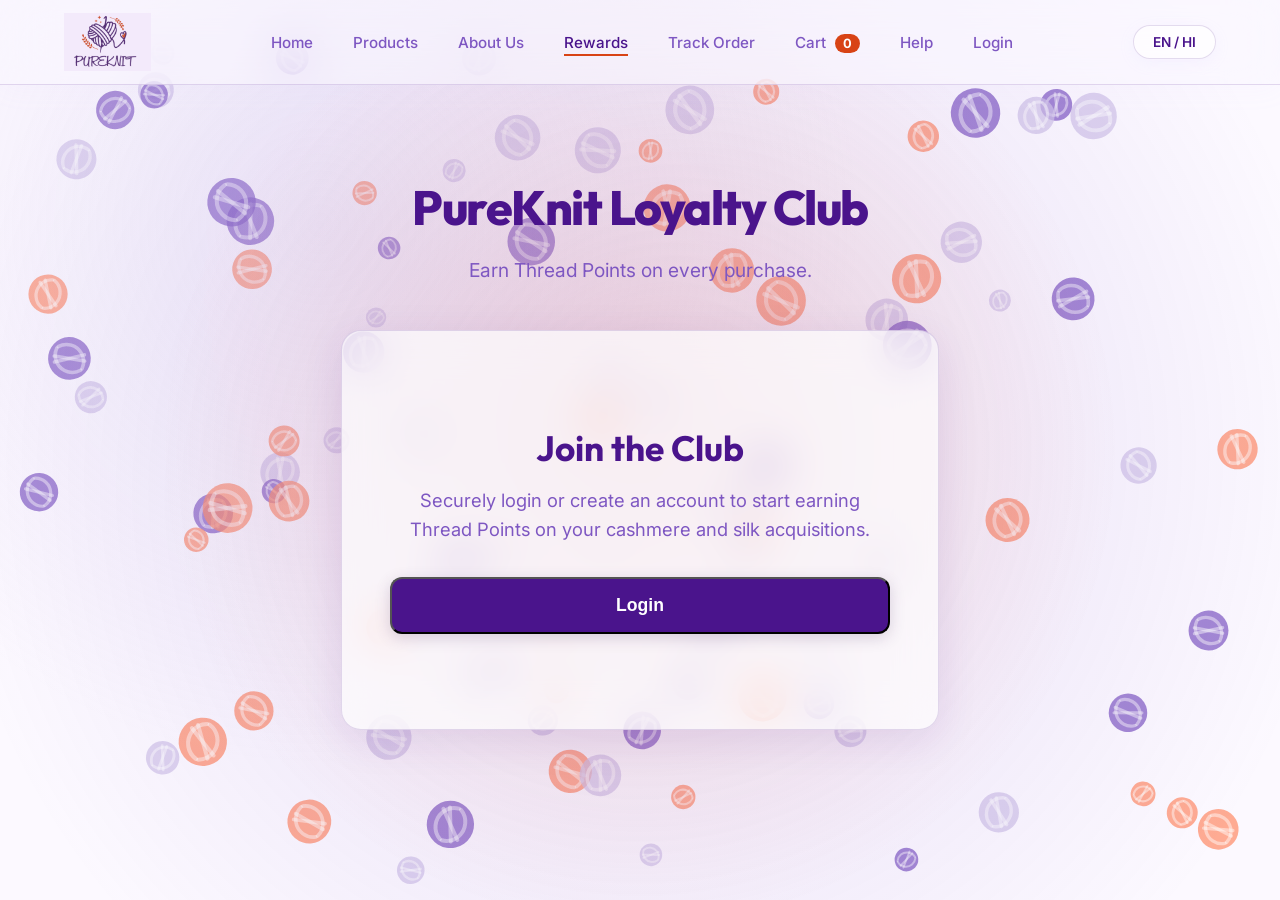
<file: rewards.html>
<!DOCTYPE html>
<html lang="en">
<head>
    <meta charset="UTF-8">
    <meta name="viewport" content="width=device-width, initial-scale=1.0">
    <title>PureKnit - Rewards</title>
    <link rel="preconnect" href="https://fonts.googleapis.com">
    <link rel="preconnect" href="https://fonts.gstatic.com" crossorigin>
    <link href="https://fonts.googleapis.com/css2?family=Inter:wght@400;500;600&family=Outfit:wght@600;800&display=swap" rel="stylesheet">
    <link rel="stylesheet" href="style.css">
    <style>
        .rewards-card {
            background: rgba(255,255,255,0.7);
            border-radius: 20px;
            padding: 4rem 3rem;
            text-align: center;
            box-shadow: 0 10px 40px rgba(74,20,140,0.1);
        }
    </style>
</head>
<body>
    <div id="glow"></div>
    <canvas id="bg-canvas"></canvas>

    <nav class="navbar">
        <a href="index.html" class="logo">
            <img src="assets/logonew.png" alt="PureKnit Logo" title="PureKnit | Soft Hosiery Marketplace">
        </a>
        <ul class="nav-links">
            <li><a href="index.html" data-lang="nav_home">Home</a></li>
            <li><a href="products.html" data-lang="nav_products">Products</a></li>
            <li><a href="about.html" data-lang="nav_about">About Us</a></li>
            <li><a href="rewards.html" data-lang="nav_rewards" class="active">Rewards</a></li>
            <li><a href="tracking.html" data-lang="nav_tracking">Track Order</a></li>
            <li><a href="cart.html"><span data-lang="nav_cart">Cart</span> <span class="cart-badge">0</span></a></li>
            <li><a href="help.html" data-lang="nav_help">Help</a></li>
            <li><a href="login.html" data-lang="nav_login">Login</a></li>
        </ul>
        <button id="langToggleBtn" class="lang-toggle">EN / HI</button>
    </nav>

    <main class="container" style="max-width: 800px; margin: 6rem auto 4rem; position:relative; z-index:5;">
        <header style="text-align:center; margin-bottom: 3rem;">
            <h1 style="font-family:'Outfit'; font-size:3rem; color:var(--text-heading);" data-lang="rewards_title">PureKnit Loyalty Club</h1>
            <p style="color:var(--text-muted); font-size:1.2rem; margin-top:0.5rem;" data-lang="rewards_subtitle">Earn Thread Points on every purchase.</p>
        </header>

        <div class="rewards-card glass-card" id="auth-rewards-gateway" style="min-height:400px; display:flex; flex-direction:column; justify-content:center;">
            <!-- script.js will inject renderRewardsHub() dynamically here based on Login state -->
        </div>
    </main>

    <script src="script.js"></script>
</body>
</html>
</file>
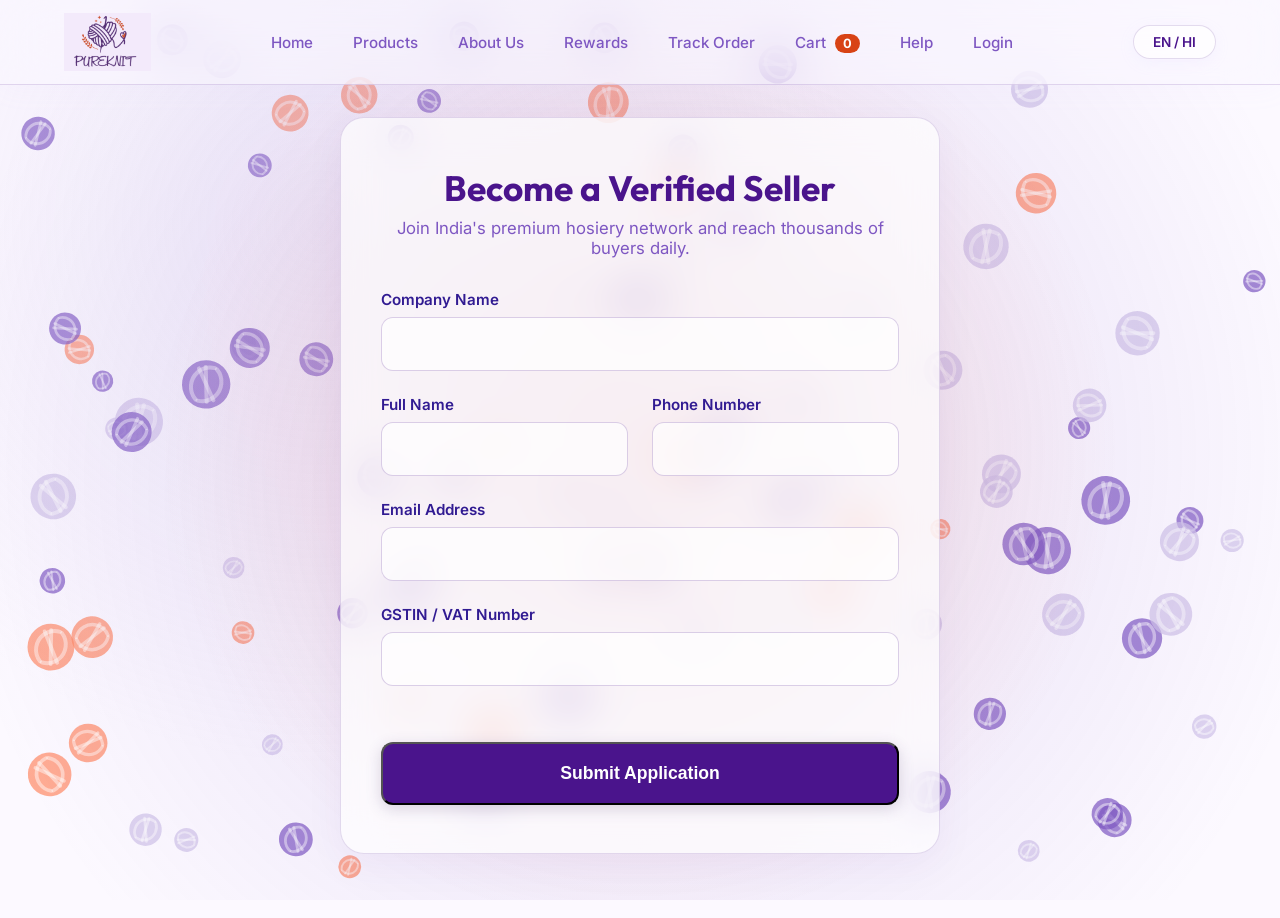
<file: seller.html>
<!DOCTYPE html>
<html lang="en">
<head>
    <meta charset="UTF-8">
    <meta name="viewport" content="width=device-width, initial-scale=1.0">
    <title>PureKnit - Become a Seller</title>
    <link rel="preconnect" href="https://fonts.googleapis.com">
    <link rel="preconnect" href="https://fonts.gstatic.com" crossorigin>
    <link href="https://fonts.googleapis.com/css2?family=Inter:wght@400;500;600&family=Outfit:wght@600;800&display=swap" rel="stylesheet">
    <link rel="stylesheet" href="style.css">
</head>
<body>
    <div id="glow"></div>
    <canvas id="bg-canvas"></canvas>

    <nav class="navbar">
        <a href="index.html" class="logo">
            <img src="assets/logonew.png" alt="PureKnit Logo" title="PureKnit | Soft Hosiery Marketplace">
        </a>
        <ul class="nav-links">
            <li><a href="index.html" data-lang="nav_home">Home</a></li>
            <li><a href="products.html" data-lang="nav_products">Products</a></li>
            <li><a href="about.html" data-lang="nav_about">About Us</a></li>
            <li><a href="rewards.html" data-lang="nav_rewards">Rewards</a></li>
            <li><a href="tracking.html" data-lang="nav_tracking">Track Order</a></li>
            <li><a href="cart.html"><span data-lang="nav_cart">Cart</span> <span class="cart-badge">0</span></a></li>
            <li><a href="help.html" data-lang="nav_help">Help</a></li>
            <li><a href="login.html" data-lang="nav_login">Login</a></li>
        </ul>
        <button id="langToggleBtn" class="lang-toggle">EN / HI</button>
    </nav>

    <main class="container auth-layout" style="padding-top: 2rem;">
        <div class="auth-container" style="max-width: 600px;">
            <h2 data-lang="title_seller" style="font-family:'Outfit'; font-size:2.2rem; color:var(--text-heading); margin-bottom:0.5rem; text-align:center;">Become a Verified Seller</h2>
            <p data-lang="seller_desc" style="color:var(--text-muted); text-align:center; margin-bottom:2rem; font-size:1.05rem;">Join India's premium hosiery network and reach thousands of buyers daily.</p>
            
            <form id="seller-form" onsubmit="event.preventDefault(); document.getElementById('seller-success').style.display='block'; this.reset();">
                <div class="form-group">
                    <label data-lang="label_company">Company Name</label>
                    <input type="text" required>
                </div>
                <div class="form-group" style="display:flex; gap:1.5rem; margin-bottom:0;">
                    <div style="flex:1;">
                        <label data-lang="label_name">Full Name</label>
                        <input type="text" required style="margin-bottom:1.5rem;">
                    </div>
                    <div style="flex:1;">
                        <label data-lang="label_phone">Phone Number</label>
                        <input type="tel" required style="margin-bottom:1.5rem;">
                    </div>
                </div>
                <div class="form-group">
                    <label data-lang="label_email">Email Address</label>
                    <input type="email" required>
                </div>
                <div class="form-group">
                    <label data-lang="label_gst">GSTIN / VAT Number</label>
                    <input type="text" required>
                </div>
                <div id="seller-success" class="success-msg" style="text-align:center; padding:1rem; font-size:1.05rem;">Application successfully submitted! Our review team will be in contact shortly.</div>
                <button type="submit" class="btn btn-primary" data-lang="btn_apply_seller" style="width:100%; border-radius:12px; padding:1.2rem; font-size:1.1rem; margin-top:2rem;">Submit Application</button>
            </form>
        </div>
    </main>

    <script src="script.js"></script>
</body>
</html>
</file>
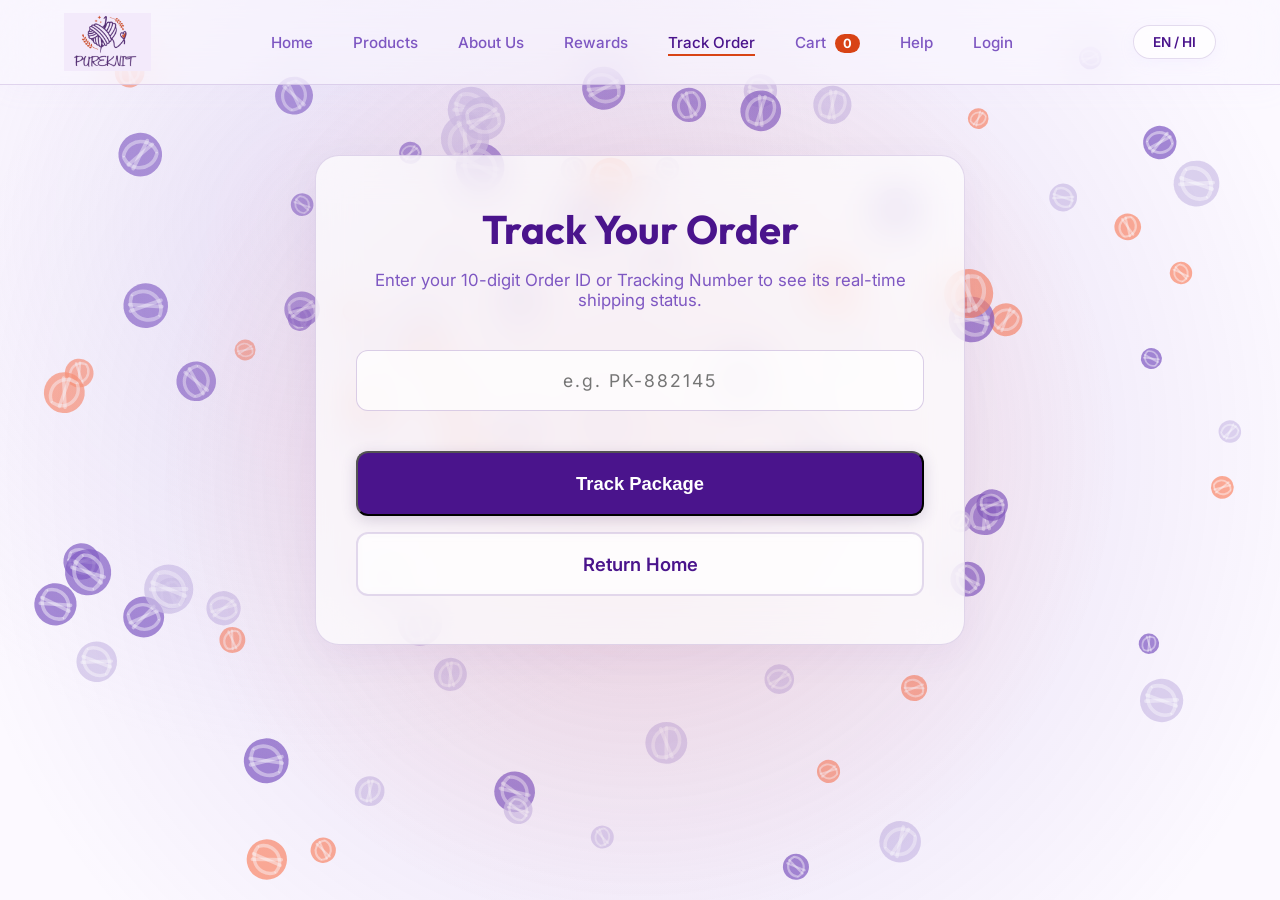
<file: tracking.html>
<!DOCTYPE html>
<html lang="en">
<head>
    <meta charset="UTF-8">
    <meta name="viewport" content="width=device-width, initial-scale=1.0">
    <title>PureKnit - Track Order</title>
    <link href="https://fonts.googleapis.com/css2?family=Inter:wght@400;500;600&family=Outfit:wght@600;800&display=swap" rel="stylesheet">
    <link rel="stylesheet" href="style.css">
    <style>
        .tracking-result {
            margin-top: 2rem;
            display: none;
            text-align: left;
            animation: fadeIn 0.4s ease forwards;
        }

        .tracking-step {
            display: flex;
            align-items: flex-start;
            margin-bottom: 2rem;
            position: relative;
        }

        .tracking-step:last-child {
            margin-bottom: 0;
        }

        /* The vertical connection line */
        .tracking-step::before {
            content: '';
            position: absolute;
            left: 15px;
            top: 35px;
            bottom: -20px;
            width: 2px;
            background: rgba(74, 20, 140, 0.15);
            z-index: 0;
        }

        .tracking-step:last-child::before {
            display: none;
        }

        /* Highlighting active path */
        .tracking-step.done::before {
            background: var(--accent);
        }

        .step-icon {
            width: 32px;
            height: 32px;
            border-radius: 50%;
            background: var(--surface);
            border: 2px solid rgba(74, 20, 140, 0.2);
            display: flex;
            justify-content: center;
            align-items: center;
            margin-right: 1.5rem;
            position: relative;
            z-index: 1;
            box-shadow: 0 4px 10px rgba(74, 20, 140, 0.05);
            font-size: 0.9rem;
        }

        .tracking-step.done .step-icon {
            background: var(--accent);
            border-color: var(--accent);
            color: white;
            box-shadow: 0 4px 15px rgba(216, 67, 21, 0.3);
        }

        .step-content h4 {
            font-size: 1.1rem;
            color: var(--text-heading);
            margin-bottom: 0.3rem;
            font-family: 'Outfit';
        }

        .step-content p {
            font-size: 0.95rem;
            color: var(--text-muted);
            margin: 0;
        }

        .step-date {
            font-size: 0.85rem;
            color: rgba(126, 87, 194, 0.6);
            margin-top: 0.4rem;
            font-weight: 500;
        }
    </style>
</head>
<body>
    <div id="glow"></div>
    <canvas id="bg-canvas"></canvas>

    <nav class="navbar">
        <a href="index.html" class="logo">
            <img src="assets/logonew.png" alt="PureKnit Logo" title="PureKnit | Soft Hosiery Marketplace">
        </a>
        <ul class="nav-links">
            <li><a href="index.html" data-lang="nav_home">Home</a></li>
            <li><a href="products.html" data-lang="nav_products">Products</a></li>
            <li><a href="about.html" data-lang="nav_about">About Us</a></li>
            <li><a href="rewards.html" data-lang="nav_rewards">Rewards</a></li>
            <li><a href="tracking.html" data-lang="nav_tracking" class="active">Track Order</a></li>
            <li><a href="cart.html"><span data-lang="nav_cart">Cart</span> <span class="cart-badge">0</span></a></li>
            <li><a href="help.html" data-lang="nav_help">Help</a></li>
            <li><a href="login.html" data-lang="nav_login">Login</a></li>
        </ul>
        <button id="langToggleBtn" class="lang-toggle">EN / HI</button>
    </nav>

    <main class="auth-layout">
        <div class="auth-container" style="max-width: 650px;">
            <div id="tracking-input-view" class="auth-form active text-center" style="text-align: center;">
                <h2 style="margin-bottom: 1rem; font-size: 2.5rem;">Track Your Order</h2>
                <p style="margin-bottom: 2.5rem;">Enter your 10-digit Order ID or Tracking Number to see its real-time shipping status.</p>
                <form id="tracking-form" onsubmit="handleTracking(event)">
                    <div class="form-group">
                        <input type="text" id="order-id" placeholder="e.g. PK-882145" required style="padding: 1.2rem; font-size: 1.1rem; text-align: center; letter-spacing: 2px;">
                    </div>
                    <button type="submit" class="btn btn-primary" style="width: 100%; border-radius: 12px; padding: 1.2rem; font-size: 1.15rem; margin-top: 1rem;">Track Package</button>
                    <a href="index.html" class="btn btn-outline" style="display:inline-block; width: 100%; border-radius: 12px; padding: 1.2rem; font-size: 1.15rem; margin-top: 1rem;">Return Home</a>
                </form>
            </div>

            <div id="tracking-result-view" class="tracking-result">
                <!-- Javascript Injection -->
            </div>
        </div>
    </main>

    <script src="script.js"></script>
    <script>
        function handleTracking(e) {
            e.preventDefault();
            const orderId = document.getElementById('order-id').value;
            const resView = document.getElementById('tracking-result-view');
            const inView = document.getElementById('tracking-input-view');
            
            // Just mocked visuals 
            const today = new Date();
            const past1 = new Date(today); past1.setDate(today.getDate() - 3);
            const past2 = new Date(today); past2.setDate(today.getDate() - 1);
            
            resView.innerHTML = `
                <div style="display:flex; justify-content:space-between; align-items:flex-start; margin-bottom: 2.5rem; border-bottom: 1px solid var(--border); padding-bottom: 1.5rem;">
                    <div>
                        <h3 style="font-family:'Outfit'; color:var(--text-heading); font-size: 1.8rem; margin-bottom: 0.3rem;">Shipment Tracker</h3>
                        <p style="color:var(--text-muted); font-weight: 600; font-size: 1.1rem; margin:0;">Order: <span style="color:var(--accent);">${orderId.toUpperCase()}</span></p>
                    </div>
                    <button class="btn btn-outline" style="padding: 0.6rem 1.2rem; font-size: 0.9rem; border-radius: 12px;" onclick="resetTracking()">Search Again</button>
                </div>
                
                <div style="padding-left: 1rem;">
                    <div class="tracking-step done">
                        <div class="step-icon">✓</div>
                        <div class="step-content">
                            <h4>Order Placed</h4>
                            <p>Your order was securely processed.</p>
                            <div class="step-date">${past1.toLocaleDateString()} - 10:45 AM</div>
                        </div>
                    </div>

                    <div class="tracking-step done">
                        <div class="step-icon">✓</div>
                        <div class="step-content">
                            <h4>Dispatched & In Transit</h4>
                            <p>Package left our boutique warehouse and is moving through the shipping network.</p>
                            <div class="step-date">${past2.toLocaleDateString()} - 03:20 PM</div>
                        </div>
                    </div>

                    <div class="tracking-step">
                        <div class="step-icon" style="background:var(--surface);">📍</div>
                        <div class="step-content">
                            <h4>Out for Delivery</h4>
                            <p>Arriving soon at your designated shipping address.</p>
                            <div class="step-date">Estimated: Today</div>
                        </div>
                    </div>

                    <div class="tracking-step" style="margin-bottom: 0;">
                        <div class="step-icon" style="background:var(--surface);">📦</div>
                        <div class="step-content">
                            <h4>Delivered</h4>
                            <p>Enjoy your premium hosiery.</p>
                        </div>
                    </div>
                </div>
            `;
            
            inView.style.display = 'none';
            resView.style.display = 'block';
        }

        function resetTracking() {
            document.getElementById('tracking-result-view').style.display = 'none';
            document.getElementById('tracking-input-view').style.display = 'block';
            document.getElementById('order-id').value = '';
        }
    </script>
</body>
</html>
</file>
<file: style.css>
:root {
  --bg-color: #fcf9ff; /* Ultra light lavender to match logo background */
  --surface: rgba(255, 255, 255, 0.7); 
  --border: rgba(74, 20, 140, 0.15); 
  --text-main: #311b92; /* Deep purple text */
  --text-heading: #4a148c; /* Strong purple headers */
  --text-muted: #7e57c2; /* Soft muted purple */
  --accent: #d84315; /* Rust Orange from the new logo */
  --accent-secondary: #ff8a65; 
  
  /* Interactive Glow Colors tweaked for new logo */
  --glow-pink: rgba(255, 138, 101, 0.2); /* Orange glow */
  --glow-purple: rgba(126, 87, 194, 0.2); /* Deep purple glow */
  --glow-mauve: rgba(209, 196, 233, 0.25); /* Lavender glow */
  
  --transition: all 0.4s cubic-bezier(0.25, 0.8, 0.25, 1);
}

* { margin: 0; padding: 0; box-sizing: border-box; }

body {
  font-family: 'Inter', sans-serif;
  background-color: var(--bg-color);
  color: var(--text-main);
  min-height: 100vh;
  display: flex;
  flex-direction: column;
  position: relative;
  overflow-x: hidden;
}

/* Interactive Soft Background Glow - Multi-Layer Pastel */
#glow {
  position: fixed;
  top: 0;
  left: 0;
  width: 100vw;
  height: 100vh;
  pointer-events: none;
  background: radial-gradient(800px circle at var(--x, 50%) var(--y, 50%), var(--glow-pink), transparent 60%),
              radial-gradient(1000px circle at calc(100vw - var(--x, 50%)) calc(100vh - var(--y, 50%)), var(--glow-purple), transparent 70%),
              radial-gradient(900px circle at calc(50vw + (var(--x, 50vw) * -0.5)) calc(50vh + (var(--y, 50vh) * -0.5)), var(--glow-mauve), transparent 60%);
  z-index: 0;
}

#bg-canvas {
  position: fixed;
  top: 0;
  left: 0;
  width: 100vw;
  height: 100vh;
  pointer-events: none;
  z-index: -1;
}

/* Navbar */
.navbar {
  display: flex;
  justify-content: space-between;
  align-items: center;
  padding: 0.5rem 5%;
  height: 85px; /* Locked height so it fits perfectly */
  position: relative;
  z-index: 10;
  background: rgba(250, 247, 255, 0.6);
  backdrop-filter: blur(25px);
  -webkit-backdrop-filter: blur(25px);
  border-bottom: 1px solid var(--border);
  box-shadow: 0 4px 30px rgba(193, 182, 255, 0.05);
}

/* Logo Fix */
.logo {
  display: flex;
  align-items: center;
  text-decoration: none;
  height: 100%;
  transition: opacity 0.3s;
}

.logo:hover {
  opacity: 0.8;
}

.logo img {
  height: 85%; /* Adjusted explicitly to fill exactly 85% of navbar height */
  width: auto;
  object-fit: contain;
  mix-blend-mode: multiply; /* Multiplies the lavender background flawlessly */
}

.nav-links {
  display: flex;
  gap: 2.5rem;
  list-style: none;
}

.nav-links li a {
  text-decoration: none;
  color: var(--text-muted);
  font-size: 0.95rem;
  font-weight: 500;
  transition: var(--transition);
  position: relative;
}

.nav-links li a::after {
  content: '';
  position: absolute;
  width: 0;
  height: 2px;
  bottom: -4px;
  left: 0;
  background-color: var(--accent);
  transition: var(--transition);
}

.nav-links li a:hover::after, .nav-links li a.active::after {
  width: 100%;
}

.nav-links li a:hover, .nav-links li a.active {
  color: var(--text-heading);
}

.lang-toggle {
  background: var(--surface);
  border: 1px solid var(--border);
  color: var(--text-heading);
  padding: 0.5rem 1.2rem;
  border-radius: 20px;
  cursor: pointer;
  font-family: 'Inter';
  font-size: 0.85rem;
  font-weight: 600;
  transition: var(--transition);
  box-shadow: 0 4px 15px rgba(193, 182, 255, 0.1);
}

.lang-toggle:hover {
  background: var(--accent);
  color: white;
  border-color: var(--accent);
  box-shadow: 0 4px 20px rgba(212, 181, 228, 0.4);
}

/* Hero Section */
.hero {
  flex: 1;
  display: flex;
  justify-content: center;
  align-items: center;
  text-align: center;
  padding: 6rem 2rem;
  z-index: 10;
  position: relative;
}

.hero-content {
  max-width: 850px;
}

.badge {
  display: inline-block;
  padding: 0.4rem 1.3rem;
  border-radius: 30px;
  border: 1px solid rgba(212, 181, 228, 0.6);
  color: var(--text-heading);
  font-size: 0.8rem;
  font-weight: 600;
  letter-spacing: 1.5px;
  text-transform: uppercase;
  margin-bottom: 2rem;
  background: rgba(255, 209, 220, 0.2);
  box-shadow: 0 4px 15px rgba(255, 209, 220, 0.3);
}

h1 {
  font-family: 'Outfit', sans-serif;
  font-size: 4.5rem;
  font-weight: 800;
  line-height: 1.1;
  margin-bottom: 1.5rem;
  letter-spacing: -1.5px;
  color: var(--text-heading);
}

.hero p {
  font-size: 1.25rem;
  color: var(--text-muted);
  margin-bottom: 3.5rem;
  max-width: 650px;
  margin-left: auto;
  margin-right: auto;
  line-height: 1.7;
}

.actions {
  display: flex;
  gap: 1.2rem;
  justify-content: center;
}

.btn {
  padding: 1rem 2.5rem;
  border-radius: 30px;
  text-decoration: none;
  font-weight: 600;
  font-size: 1rem;
  transition: var(--transition);
}

.btn-primary {
  background: var(--text-heading);
  color: #ffffff;
  box-shadow: 0 4px 15px rgba(75, 48, 107, 0.2);
}

.btn-primary:hover {
  background: #2b1d3d;
  transform: translateY(-3px);
  box-shadow: 0 8px 25px rgba(75, 48, 107, 0.3);
}

.btn-outline {
  border: 2px solid var(--border);
  color: var(--text-heading);
  background: rgba(255, 255, 255, 0.2);
  backdrop-filter: blur(5px);
}

.btn-outline:hover {
  background: var(--surface);
  border-color: var(--text-heading);
  transform: translateY(-3px);
  box-shadow: 0 8px 25px rgba(193, 182, 255, 0.15);
}

/* Features */
.features {
  padding: 2rem 5% 6rem;
  z-index: 10;
  position: relative;
}

.grid {
  display: grid;
  grid-template-columns: repeat(auto-fit, minmax(320px, 1fr));
  gap: 2.5rem;
  max-width: 1200px;
  margin: 0 auto;
}

.feature-card {
  background: var(--surface);
  border: 1px solid var(--border);
  padding: 3rem 2.5rem;
  border-radius: 24px;
  backdrop-filter: blur(20px);
  transition: var(--transition);
  text-align: left;
  box-shadow: 0 10px 40px rgba(193, 182, 255, 0.05);
}

.feature-card:hover {
  border-color: rgba(212, 181, 228, 0.6);
  transform: translateY(-8px);
  box-shadow: 0 20px 50px rgba(193, 182, 255, 0.15);
  background: rgba(255, 255, 255, 0.9);
}

.icon {
  margin-bottom: 1.5rem;
  display: inline-flex;
  padding: 1.2rem;
  border-radius: 16px;
  background: rgba(212, 181, 228, 0.15);
  color: var(--text-heading);
}

.feature-card h3 {
  font-size: 1.4rem;
  margin-bottom: 1rem;
  color: var(--text-heading);
  font-family: 'Outfit';
}

.feature-card p {
  color: var(--text-muted);
  font-size: 1.05rem;
  line-height: 1.6;
}

/* Cart Badge */
.cart-badge {
  background: var(--accent);
  color: #fff;
  padding: 0.1rem 0.5rem;
  border-radius: 12px;
  font-size: 0.8rem;
  margin-left: 5px;
  font-weight: bold;
}

/* Products Grid */
.page-header {
  padding: 8rem 2rem 4rem;
  text-align: center;
  background: transparent;
  border-bottom: none;
  margin-bottom: 2rem;
}

.page-title {
  font-size: 3rem;
  color: var(--text-heading);
  font-family: 'Outfit';
  margin-bottom: 0.5rem;
}

.products-grid {
  display: grid;
  grid-template-columns: repeat(auto-fill, minmax(280px, 1fr));
  gap: 2.5rem;
  max-width: 1200px;
  margin: 0 auto;
  padding: 0 5% 6rem;
}

.product-card {
  background: var(--surface);
  backdrop-filter: blur(20px);
  -webkit-backdrop-filter: blur(20px);
  border: 1px solid var(--border);
  border-radius: 20px;
  overflow: hidden;
  box-shadow: 0 10px 40px rgba(74, 20, 140, 0.03);
  transition: var(--transition);
  display: flex;
  flex-direction: column;
}

.product-card:hover {
  transform: translateY(-8px);
  box-shadow: 0 20px 50px rgba(74, 20, 140, 0.08);
  border-color: var(--accent);
  background: rgba(255, 255, 255, 0.9);
}

.product-card img {
  width: 100%;
  height: 250px;
  object-fit: cover;
  border-bottom: 1px solid var(--border);
}

.product-info {
  padding: 1.5rem;
  text-align: center;
  display: flex;
  flex-direction: column;
  flex: 1;
}

.product-info h3 {
  font-family: 'Outfit';
  font-size: 1.25rem;
  color: var(--text-heading);
  margin-bottom: 0.5rem;
}

.product-info .price {
  font-size: 1.4rem;
  font-weight: 700;
  color: var(--accent);
  margin-bottom: 1.5rem;
}

.product-info .btn {
  margin-top: auto;
  width: 100%;
  border-radius: 12px;
  padding: 0.8rem;
  cursor: pointer;
  border: none;
}

/* Product Details Page */
.product-details-layout {
  display: flex;
  flex-direction: column;
  gap: 4rem;
  max-width: 1200px;
  margin: 6rem auto;
  padding: 0 5%;
  position: relative;
  z-index: 5;
}

@media(min-width: 768px) {
  .product-details-layout {
    flex-direction: row;
    align-items: flex-start;
  }
}

.product-image-wrapper {
  flex: 1;
  background: var(--surface);
  backdrop-filter: blur(20px);
  -webkit-backdrop-filter: blur(20px);
  border: 1px solid var(--border);
  border-radius: 24px;
  overflow: hidden;
  box-shadow: 0 10px 40px rgba(74, 20, 140, 0.05);
}

.product-image-large {
  width: 100%;
  height: auto;
  min-height: 400px;
  max-height: 600px;
  object-fit: cover;
  display: block;
}

.product-details-content {
  flex: 1;
  padding: 1rem 0;
}

.product-details-content h1 {
  font-size: 3.5rem;
  font-family: 'Outfit';
  color: var(--text-heading);
  margin-bottom: 1rem;
  line-height: 1.1;
}

.price-large {
  font-size: 2.2rem;
  font-weight: 700;
  color: var(--accent);
  margin-bottom: 1.5rem;
}

.product-description {
  font-size: 1.2rem;
  color: var(--text-muted);
  line-height: 1.7;
  margin-bottom: 2.5rem;
}

.product-details-content .actions {
  display: flex;
  gap: 1.5rem;
  flex-wrap: wrap;
  justify-content: flex-start;
}

/* Card Layout */
.cart-layout {
  display: flex;
  flex-direction: column;
  gap: 3rem;
  max-width: 1200px;
  margin: 4rem auto;
  padding: 0 5%;
  position: relative;
  z-index: 5;
}

@media(min-width: 900px) {
  .cart-layout {
    flex-direction: row;
    align-items: flex-start;
  }
}

.cart-main {
  flex: 2;
}

.cart-sidebar {
  flex: 1;
  position: sticky;
  top: 100px;
}

/* Cart Items */
.cart-items-list {
  background: var(--surface);
  backdrop-filter: blur(20px);
  -webkit-backdrop-filter: blur(20px);
  border: 1px solid var(--border);
  border-radius: 24px;
  padding: 2rem;
  box-shadow: 0 10px 40px rgba(74, 20, 140, 0.05);
  display: flex;
  flex-direction: column;
  gap: 1.5rem;
}

.cart-item {
  display: flex;
  align-items: center;
  gap: 1.5rem;
  padding-bottom: 1.5rem;
  border-bottom: 1px solid rgba(74, 20, 140, 0.1);
}

.cart-item:last-child {
  border-bottom: none;
  padding-bottom: 0;
}

.cart-item-img {
  width: 100px;
  height: 100px;
  border-radius: 16px;
  object-fit: cover;
  transition: transform 0.3s;
}

.cart-item-img:hover {
  transform: scale(1.05);
}

.cart-item-details {
  flex: 1;
}

.cart-item-details h4 {
  font-size: 1.2rem;
  color: var(--text-heading);
  margin-bottom: 0.4rem;
  font-family: 'Outfit';
}

.cart-item-actions {
  display: flex;
  align-items: center;
  gap: 1rem;
  background: rgba(74, 20, 140, 0.05);
  padding: 0.4rem 1rem;
  border-radius: 20px;
  border: 1px solid var(--border);
}

.cart-item-actions button {
  background: transparent;
  border: none;
  font-size: 1.3rem;
  cursor: pointer;
  color: var(--text-heading);
  font-weight: bold;
  padding: 0 0.5rem;
  transition: transform 0.2s, color 0.3s;
}

.cart-item-actions button:hover {
  transform: scale(1.3);
  color: var(--accent);
}

.cart-item-total {
  font-weight: 800;
  font-size: 1.2rem;
  color: var(--accent);
  width: 120px;
  text-align: right;
}

.remove-btn {
  background: transparent;
  border: none;
  color: #ff5252;
  cursor: pointer;
  font-size: 1.3rem;
  padding: 0.5rem;
  transition: transform 0.2s;
  opacity: 0.7;
}

.remove-btn:hover {
  transform: scale(1.3) rotate(90deg);
  opacity: 1;
}

/* Summary Box */
.summary-box {
  background: var(--surface);
  backdrop-filter: blur(20px);
  -webkit-backdrop-filter: blur(20px);
  border: 1px solid var(--border);
  border-radius: 24px;
  padding: 2.5rem 2rem;
  box-shadow: 0 10px 40px rgba(74, 20, 140, 0.05);
}

.summary-box h3 {
  font-family: 'Outfit';
  font-size: 1.8rem;
  color: var(--text-heading);
  margin-bottom: 1.5rem;
}

.summary-row {
  display: flex;
  justify-content: space-between;
  margin-bottom: 1rem;
  color: var(--text-main);
  font-size: 1.1rem;
}

/* Support Page Styles */
.glass-card {
  background: var(--surface);
  backdrop-filter: blur(20px);
  -webkit-backdrop-filter: blur(20px);
  border: 1px solid var(--border);
  border-radius: 24px;
  padding: 3rem 2.5rem;
  box-shadow: 0 10px 40px rgba(74, 20, 140, 0.05);
  text-align: left;
}

.contact-method {
  margin-bottom: 1.5rem;
  padding: 1.5rem;
  background: rgba(255, 255, 255, 0.5);
  border-radius: 16px;
  border: 1px solid rgba(74, 20, 140, 0.1);
  transition: transform 0.3s;
}

.contact-method:hover {
  transform: translateY(-5px);
  background: rgba(255, 255, 255, 0.8);
}

.contact-method h4 {
  color: var(--text-muted);
  font-size: 0.95rem;
  text-transform: uppercase;
  letter-spacing: 1px;
  margin-bottom: 0.5rem;
}

.contact-method p {
  color: var(--text-main);
  font-size: 1.25rem;
  font-weight: 500;
  margin: 0;
  line-height: 1.6;
}

.faq-item {
  margin-bottom: 1.5rem;
}

.faq-item h5 {
  font-size: 1.1rem;
  color: var(--text-heading);
  margin-bottom: 0.5rem;
}

.faq-item p {
  color: var(--text-muted);
  font-size: 1rem;
  line-height: 1.6;
}

@media (max-width: 768px) {
  .cart-item {
    flex-wrap: wrap;
  }
  .cart-item-total {
    text-align: left;
    width: auto;
  }
    h1 { font-size: 3rem; }
    .nav-links { display: none; }
    .hero { padding: 3rem 1.5rem; }
}

/* Authentication Interface */
.auth-layout {
  display: flex;
  justify-content: center;
  align-items: center;
  min-height: 70vh;
  position: relative;
  z-index: 5;
  padding: 4rem 5%;
}

.auth-container {
  background: var(--surface);
  backdrop-filter: blur(20px);
  -webkit-backdrop-filter: blur(20px);
  border: 1px solid var(--border);
  border-radius: 24px;
  width: 100%;
  max-width: 480px;
  padding: 3rem 2.5rem;
  box-shadow: 0 10px 40px rgba(74, 20, 140, 0.05);
}

.auth-tabs {
  display: flex;
  gap: 1.5rem;
  margin-bottom: 2rem;
  border-bottom: 2px solid rgba(74, 20, 140, 0.1);
  padding-bottom: 1rem;
}

.auth-tab {
  background: transparent;
  border: none;
  font-size: 1.2rem;
  font-family: 'Outfit';
  color: var(--text-muted);
  cursor: pointer;
  padding: 0.5rem 1rem;
  transition: var(--transition);
  position: relative;
}

.auth-tab:hover {
  color: var(--text-main);
}

.auth-tab.active {
  color: var(--text-heading);
}

.auth-tab.active::after {
  content: '';
  position: absolute;
  bottom: -18px;
  left: 0;
  width: 100%;
  height: 3px;
  background: var(--accent);
  border-radius: 3px;
}

.auth-form {
  display: none;
}

.auth-form.active {
  display: block;
  animation: fadeIn 0.4s ease forwards;
}

@keyframes fadeIn {
  from { opacity: 0; transform: translateY(10px); }
  to { opacity: 1; transform: translateY(0); }
}

.auth-form h2 {
  font-size: 2.2rem;
  font-family: 'Outfit';
  color: var(--text-heading);
  margin-bottom: 0.5rem;
}

.auth-form p {
  color: var(--text-muted);
  margin-bottom: 2rem;
  font-size: 1.05rem;
}

.form-group {
  margin-bottom: 1.5rem;
  text-align: left;
}

.form-group label {
  display: block;
  font-size: 0.95rem;
  font-weight: 600;
  color: var(--text-main);
  margin-bottom: 0.5rem;
}

.form-group input {
  width: 100%;
  padding: 1rem 1.2rem;
  border-radius: 12px;
  border: 1px solid rgba(74, 20, 140, 0.2);
  background: rgba(255,255,255,0.7);
  font-family: 'Inter';
  font-size: 1rem;
  transition: var(--transition);
}

.form-group input:focus {
  outline: none;
  border-color: var(--accent);
  box-shadow: 0 0 0 3px rgba(216, 67, 21, 0.1);
  background: #fff;
}

.error-msg {
  color: #ff5252;
  font-size: 0.95rem;
  background: rgba(255,82,82,0.1);
  padding: 0.8rem;
  border-radius: 8px;
  margin-bottom: 1rem;
  display: none;
  font-weight: 500;
}

.success-msg {
  color: #1b5e20;
  background: rgba(76,175,80,0.1);
  font-size: 0.95rem;
  padding: 0.8rem;
  border-radius: 8px;
  margin-bottom: 1rem;
  display: none;
  font-weight: 500;
}
</file>
